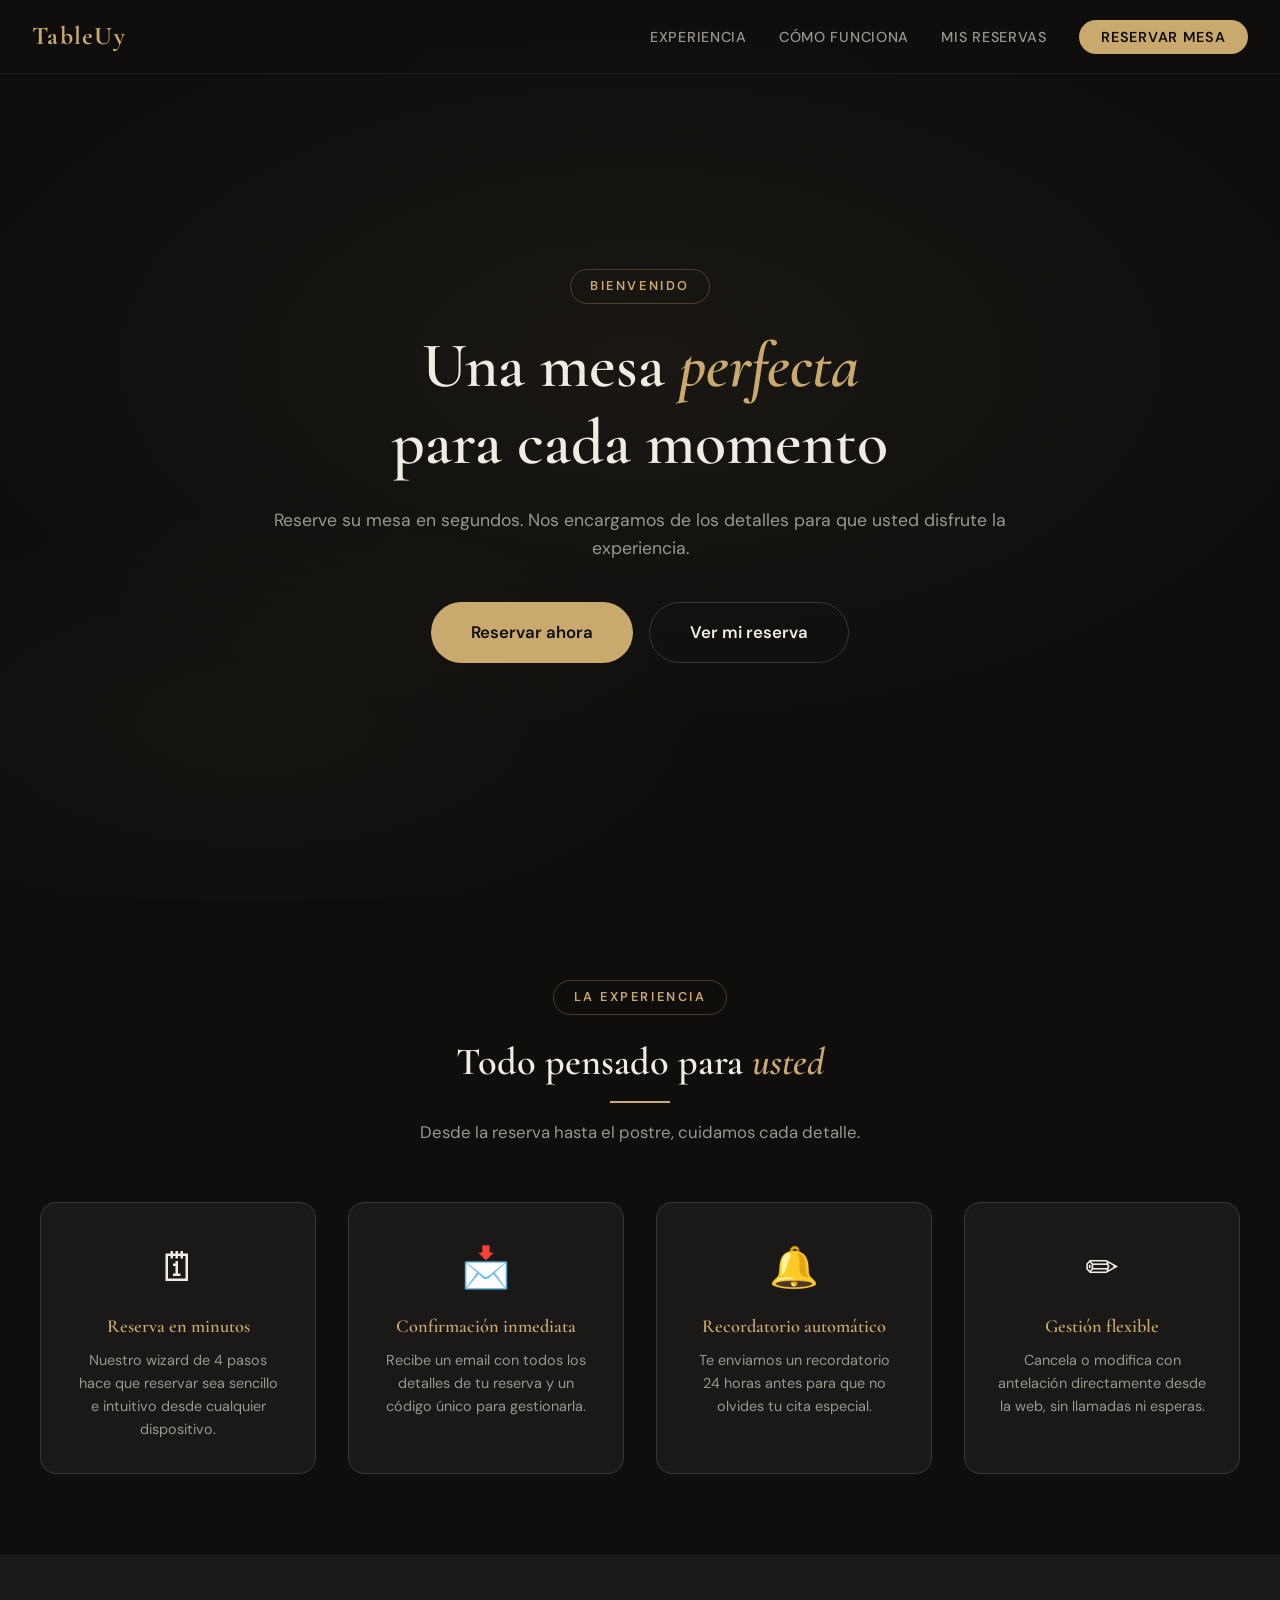
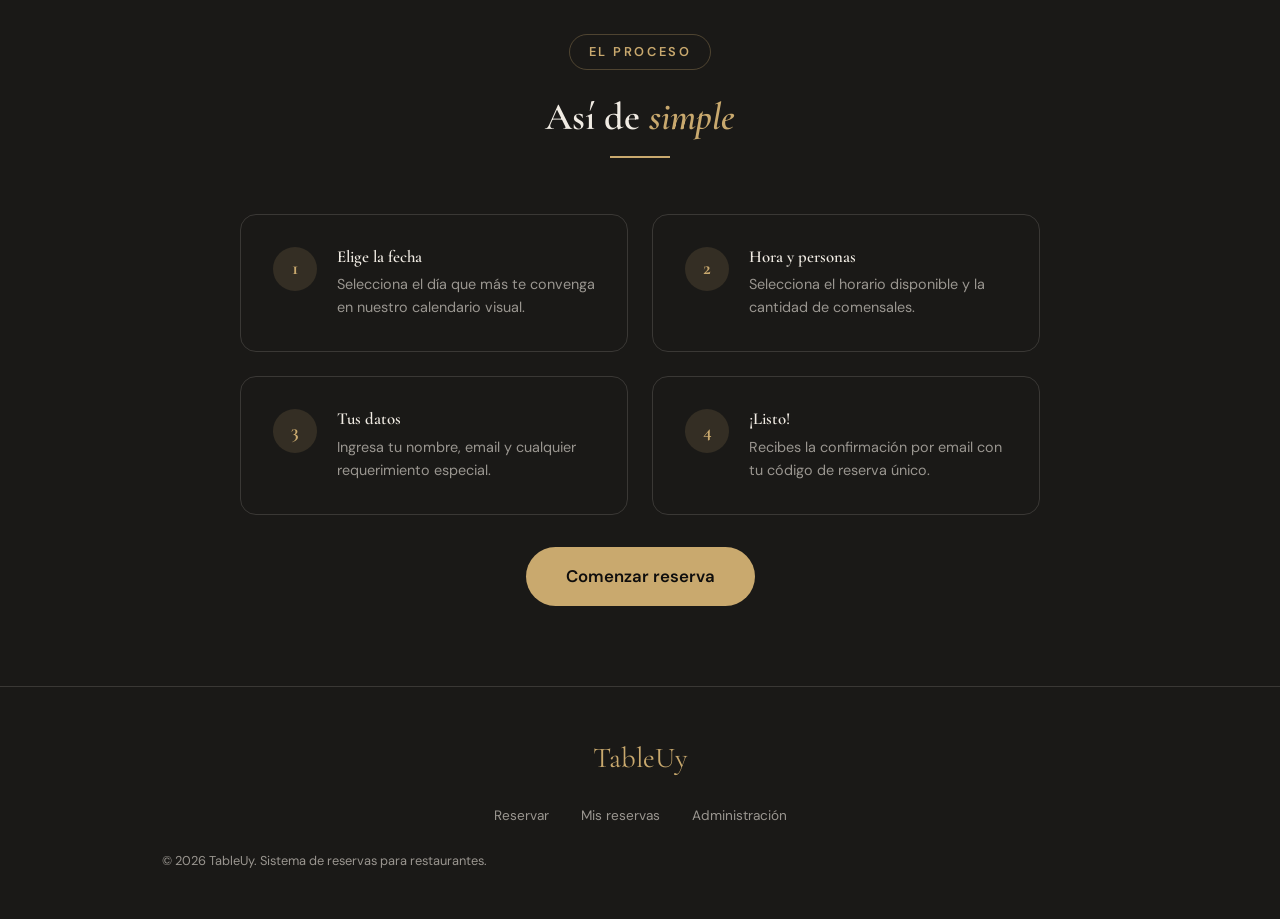
<file: index.html>
<!DOCTYPE html>
<html lang="es">
<head>
  <meta charset="UTF-8">
  <meta name="viewport" content="width=device-width, initial-scale=1.0">
  <title>TableUy — Reservas de restaurante</title>
  <meta name="description" content="Reserve su mesa en pocos pasos. Sistema de reservas elegante para restaurantes.">
  <link rel="stylesheet" href="assets/css/main.css">
  <style>
    @keyframes fadeIn { from { opacity:0; transform:translateY(12px); } to { opacity:1; transform:translateY(0); } }
    .hero-content > * { animation: fadeIn 0.6s ease both; }
    .hero-eyebrow { animation-delay: 0.1s; }
    .hero h1 { animation-delay: 0.2s; }
    .hero-desc { animation-delay: 0.3s; }
    .hero-actions { animation-delay: 0.4s; }
  </style>
</head>
<body>

<!-- NAVBAR -->
<nav class="navbar">
  <a href="index.html" class="navbar-brand">TableUy</a>
  <button class="navbar-toggle" onclick="this.nextElementSibling.classList.toggle('open')" aria-label="Menú">
    <span></span><span></span><span></span>
  </button>
  <ul class="navbar-links" id="navbar-links">
    <li><a href="#experiencia">Experiencia</a></li>
    <li><a href="#como-funciona">Cómo funciona</a></li>
    <li><a href="mis-reservas.html">Mis reservas</a></li>
    <li><a href="reservar.html" class="navbar-cta">Reservar mesa</a></li>
  </ul>
</nav>

<!-- HERO -->
<section class="hero">
  <div class="hero-content">
    <span class="hero-eyebrow">Bienvenido</span>
    <h1>Una mesa <em>perfecta</em><br>para cada momento</h1>
    <p class="hero-desc">Reserve su mesa en segundos. Nos encargamos de los detalles para que usted disfrute la experiencia.</p>
    <div class="hero-actions">
      <a href="reservar.html" class="btn btn-primary btn-lg">Reservar ahora</a>
      <a href="mis-reservas.html" class="btn btn-outline btn-lg">Ver mi reserva</a>
    </div>
  </div>
</section>

<!-- FEATURES -->
<section class="section" id="experiencia">
  <div class="container">
    <div class="section-header">
      <span class="hero-eyebrow">La experiencia</span>
      <h2>Todo pensado para <em style="font-style:italic;color:var(--color-accent)">usted</em></h2>
      <div class="divider"></div>
      <p>Desde la reserva hasta el postre, cuidamos cada detalle.</p>
    </div>
    <div class="features-grid">
      <div class="feature-card">
        <span class="feature-icon">🗓</span>
        <h3>Reserva en minutos</h3>
        <p>Nuestro wizard de 4 pasos hace que reservar sea sencillo e intuitivo desde cualquier dispositivo.</p>
      </div>
      <div class="feature-card">
        <span class="feature-icon">📩</span>
        <h3>Confirmación inmediata</h3>
        <p>Recibe un email con todos los detalles de tu reserva y un código único para gestionarla.</p>
      </div>
      <div class="feature-card">
        <span class="feature-icon">🔔</span>
        <h3>Recordatorio automático</h3>
        <p>Te enviamos un recordatorio 24 horas antes para que no olvides tu cita especial.</p>
      </div>
      <div class="feature-card">
        <span class="feature-icon">✏️</span>
        <h3>Gestión flexible</h3>
        <p>Cancela o modifica con antelación directamente desde la web, sin llamadas ni esperas.</p>
      </div>
    </div>
  </div>
</section>

<!-- CÓMO FUNCIONA -->
<section class="section" id="como-funciona" style="background:var(--color-bg-2)">
  <div class="container">
    <div class="section-header">
      <span class="hero-eyebrow">El proceso</span>
      <h2>Así de <em style="font-style:italic;color:var(--color-accent)">simple</em></h2>
      <div class="divider"></div>
    </div>
    <div class="grid grid-2" style="max-width:800px;margin:0 auto">
      <div class="card" style="display:flex;gap:1.25rem;align-items:flex-start">
        <div style="min-width:44px;height:44px;background:rgba(201,169,110,0.15);border-radius:50%;display:flex;align-items:center;justify-content:center;color:var(--color-accent);font-family:var(--font-serif);font-size:1.2rem;font-weight:700">1</div>
        <div>
          <h3 style="font-size:1.05rem;margin-bottom:.4rem">Elige la fecha</h3>
          <p style="font-size:.9rem;color:var(--color-text-muted);margin:0">Selecciona el día que más te convenga en nuestro calendario visual.</p>
        </div>
      </div>
      <div class="card" style="display:flex;gap:1.25rem;align-items:flex-start">
        <div style="min-width:44px;height:44px;background:rgba(201,169,110,0.15);border-radius:50%;display:flex;align-items:center;justify-content:center;color:var(--color-accent);font-family:var(--font-serif);font-size:1.2rem;font-weight:700">2</div>
        <div>
          <h3 style="font-size:1.05rem;margin-bottom:.4rem">Hora y personas</h3>
          <p style="font-size:.9rem;color:var(--color-text-muted);margin:0">Selecciona el horario disponible y la cantidad de comensales.</p>
        </div>
      </div>
      <div class="card" style="display:flex;gap:1.25rem;align-items:flex-start">
        <div style="min-width:44px;height:44px;background:rgba(201,169,110,0.15);border-radius:50%;display:flex;align-items:center;justify-content:center;color:var(--color-accent);font-family:var(--font-serif);font-size:1.2rem;font-weight:700">3</div>
        <div>
          <h3 style="font-size:1.05rem;margin-bottom:.4rem">Tus datos</h3>
          <p style="font-size:.9rem;color:var(--color-text-muted);margin:0">Ingresa tu nombre, email y cualquier requerimiento especial.</p>
        </div>
      </div>
      <div class="card" style="display:flex;gap:1.25rem;align-items:flex-start">
        <div style="min-width:44px;height:44px;background:rgba(201,169,110,0.15);border-radius:50%;display:flex;align-items:center;justify-content:center;color:var(--color-accent);font-family:var(--font-serif);font-size:1.2rem;font-weight:700">4</div>
        <div>
          <h3 style="font-size:1.05rem;margin-bottom:.4rem">¡Listo!</h3>
          <p style="font-size:.9rem;color:var(--color-text-muted);margin:0">Recibes la confirmación por email con tu código de reserva único.</p>
        </div>
      </div>
    </div>
    <div class="text-center mt-4">
      <a href="reservar.html" class="btn btn-primary btn-lg">Comenzar reserva</a>
    </div>
  </div>
</section>

<!-- FOOTER -->
<footer>
  <div class="footer-brand">TableUy</div>
  <div class="footer-links">
    <a href="reservar.html">Reservar</a>
    <a href="mis-reservas.html">Mis reservas</a>
    <a href="admin/index.html">Administración</a>
  </div>
  <p style="font-size:.8rem">&copy; <span id="footer-year"></span> TableUy. Sistema de reservas para restaurantes.</p>
</footer>

<script>document.getElementById('footer-year').textContent = new Date().getFullYear();</script>

</body>
</html>
</file>
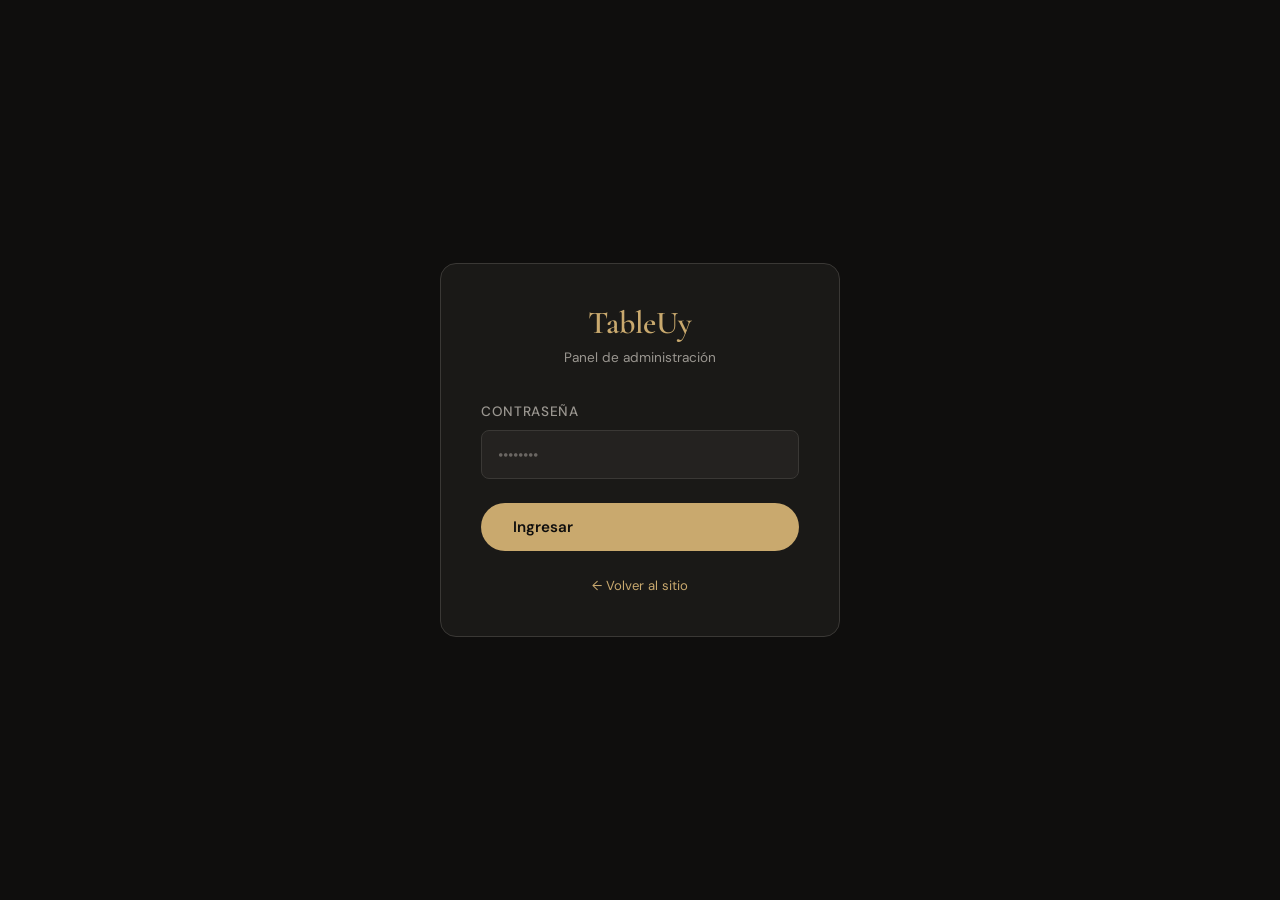
<file: admin/index.html>
<!DOCTYPE html>
<html lang="es">
<head>
  <meta charset="UTF-8">
  <meta name="viewport" content="width=device-width, initial-scale=1.0">
  <title>Admin — TableUy</title>
  <link rel="stylesheet" href="../assets/css/main.css">
  <link rel="stylesheet" href="../assets/css/admin.css">
</head>
<body>

<!-- ============================================================
     PANTALLA DE LOGIN (se muestra si no hay token)
     ============================================================ -->
<div id="login-screen">
  <div class="admin-login-wrap">
    <div class="admin-login-card">
      <div class="admin-login-logo">
        <h1>TableUy</h1>
        <p>Panel de administración</p>
      </div>

      <form id="admin-login-form" novalidate>
        <div class="form-group mb-3">
          <label class="form-label" for="admin-password">Contraseña</label>
          <input type="password" id="admin-password" class="form-control" placeholder="••••••••" required autocomplete="current-password">
        </div>
        <div id="login-error" class="alert alert-error hidden mb-3"></div>
        <button type="submit" class="btn btn-primary w-full">Ingresar</button>
      </form>

      <p style="text-align:center;margin-top:1.5rem;font-size:.82rem;color:var(--color-text-dim)">
        <a href="../index.html">← Volver al sitio</a>
      </p>
    </div>
  </div>
</div>

<!-- ============================================================
     PANEL PRINCIPAL (se muestra si hay token)
     ============================================================ -->
<div id="admin-panel" class="admin-layout hidden">

  <!-- SIDEBAR -->
  <aside class="admin-sidebar" id="admin-sidebar">
    <div class="sidebar-logo">
      TableUy
      <span>Panel de administración</span>
    </div>

    <nav class="sidebar-nav">
      <div class="sidebar-section-label">Principal</div>
      <a href="index.html" class="active">
        <span class="nav-icon">📊</span> Dashboard
      </a>
      <a href="calendario.html">
        <span class="nav-icon">🗓</span> Calendario
      </a>

      <div class="sidebar-section-label">Gestión</div>
      <a href="reservas.html">
        <span class="nav-icon">📋</span> Todas las reservas
      </a>
      <a href="configuracion.html">
        <span class="nav-icon">⚙️</span> Configuración
      </a>

      <div class="sidebar-section-label">Sitio</div>
      <a href="../reservar.html" target="_blank">
        <span class="nav-icon">🔗</span> Ver formulario
      </a>
    </nav>

    <div class="sidebar-footer">
      <div class="sidebar-user">Administrador</div>
      <button class="btn btn-ghost btn-sm w-full" id="logout-btn">Cerrar sesión</button>
    </div>
  </aside>

  <!-- MAIN -->
  <main class="admin-main">
    <div class="admin-topbar">
      <div style="display:flex;align-items:center;gap:1rem">
        <button class="sidebar-toggle" onclick="toggleSidebar()">☰</button>
        <span class="topbar-title">Dashboard</span>
      </div>
      <div style="display:flex;align-items:center;gap:1rem">
        <span id="topbar-fecha" style="font-size:.85rem;color:var(--color-text-muted)"></span>
        <button class="btn btn-primary btn-sm" onclick="openModal('modal-nueva-reserva')">+ Nueva reserva</button>
      </div>
    </div>

    <div class="admin-content">
      <div id="admin-error" class="alert alert-error hidden mb-3"></div>
      <div id="dashboard-content">
        <!-- Cargado por admin.js -->
      </div>
    </div>
  </main>

</div>

<!-- MODAL: Nueva reserva manual -->
<div class="modal-overlay" id="modal-nueva-reserva">
  <div class="modal">
    <div class="modal-header">
      <h3>Nueva reserva manual</h3>
      <button class="modal-close" onclick="closeModal('modal-nueva-reserva')">×</button>
    </div>
    <form id="form-nueva-reserva">
      <div class="form-grid">
        <div class="form-group">
          <label class="form-label">Fecha *</label>
          <input type="date" name="fecha" class="form-control" required>
        </div>
        <div class="form-group">
          <label class="form-label">Hora *</label>
          <input type="time" name="hora" class="form-control" required>
        </div>
        <div class="form-group">
          <label class="form-label">Personas *</label>
          <input type="number" name="personas" class="form-control" min="1" max="20" value="2" required>
        </div>
        <div class="form-group">
          <label class="form-label">Nombre *</label>
          <input type="text" name="nombre" class="form-control" required>
        </div>
        <div class="form-group full-width">
          <label class="form-label">Email *</label>
          <input type="email" name="email" class="form-control" required>
        </div>
        <div class="form-group">
          <label class="form-label">Teléfono</label>
          <input type="tel" name="telefono" class="form-control">
        </div>
        <div class="form-group full-width">
          <label class="form-label">Notas</label>
          <textarea name="notas" class="form-control" rows="2"></textarea>
        </div>
        <div class="form-group full-width">
          <label class="form-label">Alergias</label>
          <input type="text" name="alergias" class="form-control">
        </div>
      </div>
      <div class="flex justify-between mt-3 gap-2">
        <button type="button" class="btn btn-ghost" onclick="closeModal('modal-nueva-reserva')">Cancelar</button>
        <button type="submit" class="btn btn-primary">Crear reserva</button>
      </div>
    </form>
  </div>
</div>

<!-- MODAL: Detalle reserva -->
<div class="modal-overlay" id="modal-detalle">
  <div class="modal">
    <div class="modal-header">
      <h3>Detalle de reserva</h3>
      <button class="modal-close" onclick="closeModal('modal-detalle')">×</button>
    </div>
    <div id="modal-detalle-content"></div>
  </div>
</div>

<script src="../assets/js/api.js"></script>
<script src="../assets/js/admin.js"></script>
<script>
  // Mostrar panel o login según token
  document.addEventListener('DOMContentLoaded', () => {
    document.getElementById('topbar-fecha').textContent = new Date().toLocaleDateString('es-UY', { weekday:'long', day:'numeric', month:'long' });

    if (getAdminToken()) {
      document.getElementById('login-screen').classList.add('hidden');
      document.getElementById('admin-panel').classList.remove('hidden');
    } else {
      document.getElementById('login-screen').classList.remove('hidden');
      document.getElementById('admin-panel').classList.add('hidden');
    }
  });
</script>

</body>
</html>
</file>
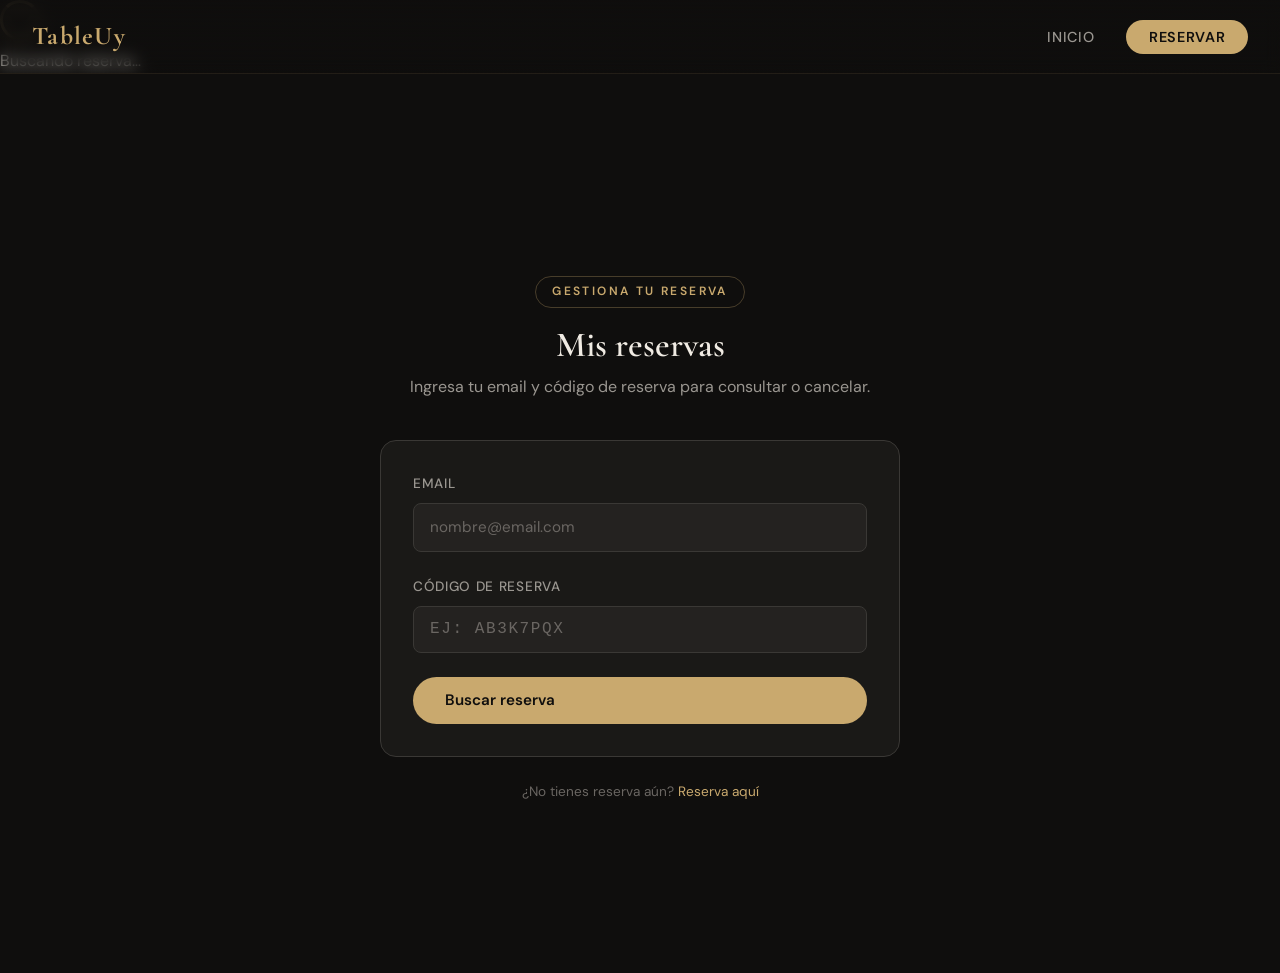
<file: mis-reservas.html>
<!DOCTYPE html>
<html lang="es">
<head>
  <meta charset="UTF-8">
  <meta name="viewport" content="width=device-width, initial-scale=1.0">
  <title>Mis reservas — TableUy</title>
  <link rel="stylesheet" href="assets/css/main.css">
</head>
<body>

<!-- NAVBAR -->
<nav class="navbar">
  <a href="index.html" class="navbar-brand">TableUy</a>
  <ul class="navbar-links">
    <li><a href="index.html">Inicio</a></li>
    <li><a href="reservar.html" class="navbar-cta">Reservar</a></li>
  </ul>
</nav>

<!-- LOADING OVERLAY -->
<div class="loading-overlay" id="loading-overlay">
  <div class="spinner" style="width:40px;height:40px;border-width:3px"></div>
  <p>Buscando reserva…</p>
</div>

<div style="min-height:100vh;display:flex;align-items:center;justify-content:center;padding:5rem 1.5rem 3rem">
  <div style="width:100%;max-width:520px">

    <!-- FORMULARIO DE BÚSQUEDA -->
    <div id="search-section">
      <div style="text-align:center;margin-bottom:2.5rem">
        <span style="display:inline-block;font-size:.75rem;font-weight:600;letter-spacing:.2em;text-transform:uppercase;color:var(--color-accent);margin-bottom:1rem;padding:.35rem 1rem;border:1px solid rgba(201,169,110,.3);border-radius:50px">Gestiona tu reserva</span>
        <h1 style="font-size:2.2rem;margin-bottom:.5rem">Mis reservas</h1>
        <p style="color:var(--color-text-muted)">Ingresa tu email y código de reserva para consultar o cancelar.</p>
      </div>

      <div class="card">
        <form id="search-form" novalidate>
          <div class="form-group mb-3">
            <label class="form-label" for="search-email">Email</label>
            <input type="email" id="search-email" class="form-control" placeholder="nombre@email.com" required autocomplete="email">
          </div>
          <div class="form-group mb-3">
            <label class="form-label" for="search-codigo">Código de reserva</label>
            <input type="text" id="search-codigo" class="form-control" placeholder="Ej: AB3K7PQX" required
              style="text-transform:uppercase;letter-spacing:.1em;font-family:monospace;font-size:1rem">
          </div>
          <div id="search-error" class="alert alert-error hidden mb-3"></div>
          <button type="submit" class="btn btn-primary w-full">Buscar reserva</button>
        </form>
      </div>

      <p style="text-align:center;margin-top:1.5rem;font-size:.85rem;color:var(--color-text-dim)">
        ¿No tienes reserva aún? <a href="reservar.html">Reserva aquí</a>
      </p>
    </div>

    <!-- RESULTADO DE RESERVA -->
    <div id="result-section" class="hidden">
      <div style="text-align:center;margin-bottom:2rem">
        <h2>Tu reserva</h2>
      </div>

      <div class="card" id="reserva-card">
        <!-- Llenado por JS -->
      </div>

      <div id="cancel-section" class="hidden">
        <div class="card mt-3" style="border-color:rgba(214,69,69,.2)">
          <h3 style="font-size:1rem;margin-bottom:.75rem;color:var(--color-danger)">Cancelar reserva</h3>
          <p style="font-size:.85rem;color:var(--color-text-muted);margin-bottom:1rem">
            Si cancelas, no podremos garantizar la disponibilidad si decides reservar nuevamente.
          </p>
          <div id="cancel-error" class="alert alert-error hidden mb-2"></div>
          <button class="btn btn-danger btn-sm" id="btn-cancelar" onclick="cancelarReservaCliente()">
            Cancelar mi reserva
          </button>
        </div>
      </div>

      <div class="flex gap-2 mt-3" style="flex-wrap:wrap;justify-content:space-between">
        <button class="btn btn-ghost" onclick="resetSearch()">← Buscar otra</button>
        <a href="reservar.html" class="btn btn-outline">Nueva reserva</a>
      </div>
    </div>

    <!-- CANCELACIÓN EXITOSA -->
    <div id="cancelled-section" class="hidden" style="text-align:center">
      <div style="width:64px;height:64px;background:rgba(214,69,69,.12);border-radius:50%;display:flex;align-items:center;justify-content:center;font-size:2rem;margin:0 auto 1rem">✕</div>
      <h2 style="margin-bottom:.5rem">Reserva cancelada</h2>
      <p style="color:var(--color-text-muted);margin-bottom:2rem">Tu reserva ha sido cancelada. Recibirás una confirmación por email.</p>
      <a href="reservar.html" class="btn btn-primary">Hacer nueva reserva</a>
    </div>

  </div>
</div>

<script src="assets/js/api.js"></script>
<script>
  let reservaActual = null;

  document.getElementById('search-form').addEventListener('submit', async e => {
    e.preventDefault();
    const email = document.getElementById('search-email').value.trim();
    const codigo = document.getElementById('search-codigo').value.trim().toUpperCase();
    const errorEl = document.getElementById('search-error');
    const btn = e.target.querySelector('button[type=submit]');

    if (!email || !codigo) return;

    errorEl.classList.add('hidden');
    btn.disabled = true;
    btn.innerHTML = '<span class="spinner"></span>';
    document.getElementById('loading-overlay').classList.add('active');

    try {
      const result = await getReserva(email, codigo);
      document.getElementById('loading-overlay').classList.remove('active');

      if (result.error) {
        errorEl.textContent = result.error;
        errorEl.classList.remove('hidden');
        btn.disabled = false;
        btn.textContent = 'Buscar reserva';
        return;
      }

      reservaActual = { ...result.reserva, email };
      mostrarReserva(result.reserva);

    } catch (err) {
      document.getElementById('loading-overlay').classList.remove('active');
      errorEl.textContent = 'Error de conexión. Intenta de nuevo.';
      errorEl.classList.remove('hidden');
      btn.disabled = false;
      btn.textContent = 'Buscar reserva';
    }
  });

  function mostrarReserva(r) {
    document.getElementById('search-section').classList.add('hidden');
    document.getElementById('result-section').classList.remove('hidden');

    const badge = estadoBadge(r.estado);
    const card = document.getElementById('reserva-card');

    card.innerHTML = `
      <div style="display:flex;align-items:center;justify-content:space-between;margin-bottom:1.25rem">
        <div>
          <div style="font-size:.75rem;color:var(--color-text-dim);margin-bottom:.3rem">Código de reserva</div>
          <div style="font-family:monospace;font-size:1.4rem;letter-spacing:.1em;color:var(--color-accent);font-weight:700">${r.codigo}</div>
        </div>
        <span class="badge ${badge.class}">${badge.label}</span>
      </div>
      <ul class="detail-list">
        <li><span class="label">Fecha</span><span class="value">${formatFecha(r.fecha)}</span></li>
        <li><span class="label">Hora</span><span class="value">${r.hora}</span></li>
        <li><span class="label">Personas</span><span class="value">${r.personas}</span></li>
        <li><span class="label">Mesa</span><span class="value">#${r.mesaNumero}</span></li>
        <li><span class="label">Nombre</span><span class="value">${r.nombre}</span></li>
        ${r.notas ? `<li><span class="label">Notas</span><span class="value" style="text-align:right;max-width:220px">${r.notas}</span></li>` : ''}
        ${r.alergias ? `<li><span class="label">Alergias</span><span class="value" style="text-align:right;max-width:220px">${r.alergias}</span></li>` : ''}
      </ul>
    `;

    const cancelSection = document.getElementById('cancel-section');
    const puedeCancel = r.estado !== 'cancelada' && r.estado !== 'completada' && r.estado !== 'no-show';
    if (puedeCancel) {
      cancelSection.classList.remove('hidden');
    } else {
      cancelSection.classList.add('hidden');
    }
  }

  async function cancelarReservaCliente() {
    if (!confirm('¿Confirmas que deseas cancelar tu reserva?')) return;

    const btn = document.getElementById('btn-cancelar');
    const errorEl = document.getElementById('cancel-error');
    btn.disabled = true;
    btn.innerHTML = '<span class="spinner"></span>';
    errorEl.classList.add('hidden');

    try {
      const result = await cancelarReserva(reservaActual.email, reservaActual.codigo);

      if (result.error) {
        errorEl.textContent = result.error;
        errorEl.classList.remove('hidden');
        btn.disabled = false;
        btn.textContent = 'Cancelar mi reserva';
        return;
      }

      document.getElementById('result-section').classList.add('hidden');
      document.getElementById('cancelled-section').classList.remove('hidden');

    } catch (err) {
      errorEl.textContent = 'Error de conexión. Intenta de nuevo.';
      errorEl.classList.remove('hidden');
      btn.disabled = false;
      btn.textContent = 'Cancelar mi reserva';
    }
  }

  function resetSearch() {
    reservaActual = null;
    document.getElementById('result-section').classList.add('hidden');
    document.getElementById('search-section').classList.remove('hidden');
    document.getElementById('search-form').reset();
    document.getElementById('search-error').classList.add('hidden');
  }
</script>

</body>
</html>
</file>
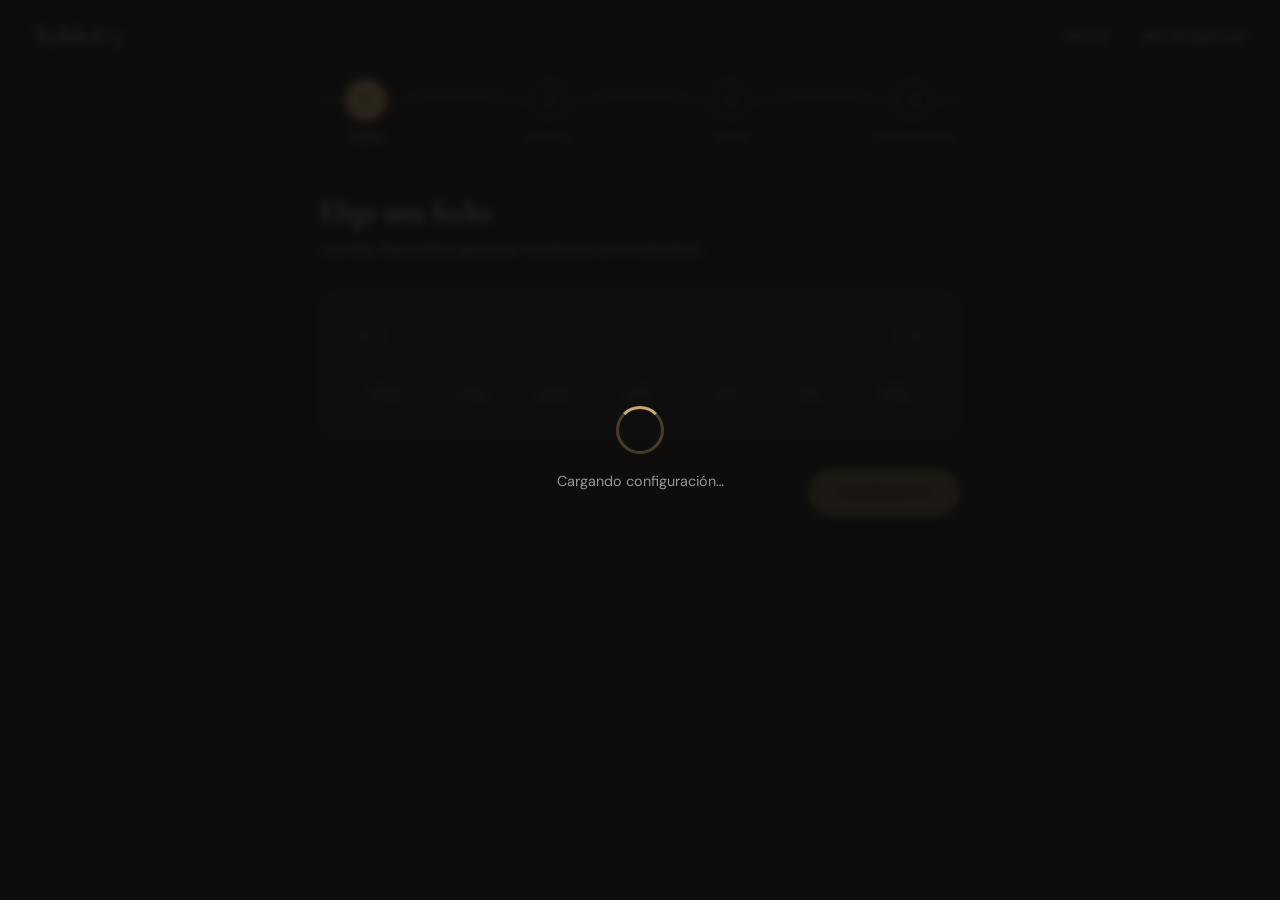
<file: reservar.html>
<!DOCTYPE html>
<html lang="es">
<head>
  <meta charset="UTF-8">
  <meta name="viewport" content="width=device-width, initial-scale=1.0">
  <title>Reservar mesa — TableUy</title>
  <link rel="stylesheet" href="assets/css/main.css">
  <link rel="stylesheet" href="assets/css/reserva.css">
  <style>
    @keyframes fadeIn { from { opacity:0; transform:translateY(10px); } to { opacity:1; transform:translateY(0); } }
  </style>
</head>
<body>

<!-- NAVBAR -->
<nav class="navbar">
  <a href="index.html" class="navbar-brand">TableUy</a>
  <ul class="navbar-links">
    <li><a href="index.html">Inicio</a></li>
    <li><a href="mis-reservas.html">Mis reservas</a></li>
  </ul>
</nav>

<!-- LOADING OVERLAY -->
<div class="loading-overlay" id="loading-overlay">
  <div class="spinner" style="width:48px;height:48px;border-width:3px"></div>
  <p id="loading-msg">Cargando…</p>
</div>

<!-- PÁGINA -->
<div class="reserva-page">

  <!-- ERROR GLOBAL -->
  <div id="wizard-error" class="alert alert-error hidden" style="max-width:640px;width:100%;margin-bottom:1.5rem"></div>

  <!-- PROGRESS BAR -->
  <div class="wizard-progress" id="wizard-progress">
    <div class="wizard-steps">
      <div class="wizard-step active" id="step-indicator-1">
        <div class="step-circle">1</div>
        <div class="step-label">Fecha</div>
      </div>
      <div class="progress-line" id="progress-line-1"></div>
      <div class="wizard-step" id="step-indicator-2">
        <div class="step-circle">2</div>
        <div class="step-label">Horario</div>
      </div>
      <div class="progress-line" id="progress-line-2"></div>
      <div class="wizard-step" id="step-indicator-3">
        <div class="step-circle">3</div>
        <div class="step-label">Datos</div>
      </div>
      <div class="progress-line" id="progress-line-3"></div>
      <div class="wizard-step" id="step-indicator-4">
        <div class="step-circle">4</div>
        <div class="step-label">Confirmación</div>
      </div>
    </div>
  </div>

  <!-- WIZARD WRAP -->
  <div class="wizard-container" id="wizard-wrap">

    <!-- PASO 1: FECHA -->
    <div class="wizard-panel active" id="paso-1">
      <h2 class="panel-title">Elige una fecha</h2>
      <p class="panel-subtitle">Los días disponibles aparecen resaltados en el calendario.</p>

      <div class="calendar-wrapper">
        <div class="calendar-header">
          <button class="cal-nav" onclick="prevMonth()" aria-label="Mes anterior">‹</button>
          <span class="cal-month-title" id="cal-month-title"></span>
          <button class="cal-nav" onclick="nextMonth()" aria-label="Mes siguiente">›</button>
        </div>
        <div class="calendar-grid" id="calendar-day-names">
          <div class="cal-day-name">Dom</div>
          <div class="cal-day-name">Lun</div>
          <div class="cal-day-name">Mar</div>
          <div class="cal-day-name">Mié</div>
          <div class="cal-day-name">Jue</div>
          <div class="cal-day-name">Vie</div>
          <div class="cal-day-name">Sáb</div>
        </div>
        <div class="calendar-grid" id="calendar-grid"></div>
      </div>

      <div class="wizard-nav first">
        <button class="btn btn-primary" id="btn-next-1" onclick="nextStep()" disabled>
          Continuar →
        </button>
      </div>
    </div>

    <!-- PASO 2: HORA Y PERSONAS -->
    <div class="wizard-panel" id="paso-2">
      <h2 class="panel-title">Horario y personas</h2>
      <p class="panel-subtitle">Selecciona la hora y cuántas personas serán.</p>

      <div class="slots-header">
        <div class="selected-date-display" id="selected-date-display"></div>
      </div>

      <div class="slots-grid" id="slots-container">
        <!-- Slots cargados dinámicamente -->
      </div>

      <div class="form-group mb-3">
        <label class="form-label">Número de personas</label>
        <div class="personas-selector">
          <button class="personas-btn" id="personas-minus" type="button">−</button>
          <span class="personas-count" id="personas-count">2</span>
          <span class="personas-label">personas</span>
          <button class="personas-btn" id="personas-plus" type="button">+</button>
        </div>
      </div>

      <div class="wizard-nav">
        <button class="btn btn-ghost" onclick="prevStep()">← Volver</button>
        <button class="btn btn-primary" id="btn-next-2" onclick="nextStep()" disabled>Continuar →</button>
      </div>
    </div>

    <!-- PASO 3: DATOS PERSONALES -->
    <div class="wizard-panel" id="paso-3">
      <h2 class="panel-title">Tus datos</h2>
      <p class="panel-subtitle">Completa la información para confirmar tu reserva.</p>

      <form id="form-datos" novalidate>
        <div class="form-grid">
          <div class="form-group">
            <label class="form-label" for="nombre">Nombre completo *</label>
            <input type="text" id="nombre" name="nombre" class="form-control" placeholder="Juan García" required autocomplete="name">
          </div>
          <div class="form-group">
            <label class="form-label" for="telefono">Teléfono *</label>
            <input type="tel" id="telefono" name="telefono" class="form-control" placeholder="+598 99 000 000" required autocomplete="tel">
          </div>
          <div class="form-group full-width">
            <label class="form-label" for="email">Email *</label>
            <input type="email" id="email" name="email" class="form-control" placeholder="nombre@email.com" required autocomplete="email">
          </div>
          <div class="form-group full-width">
            <label class="form-label" for="alergias">Alergias o restricciones alimentarias</label>
            <input type="text" id="alergias" name="alergias" class="form-control" placeholder="Ej: sin gluten, alérgico a mariscos…">
          </div>
          <div class="form-group full-width">
            <label class="form-label" for="notas">Notas o peticiones especiales</label>
            <textarea id="notas" name="notas" class="form-control" placeholder="Ej: celebramos un cumpleaños, necesitamos silla para bebé…"></textarea>
          </div>
        </div>

        <div class="wizard-nav">
          <button type="button" class="btn btn-ghost" onclick="prevStep()">← Volver</button>
          <button type="button" class="btn btn-primary" id="btn-next-3" onclick="nextStep()">Revisar reserva →</button>
        </div>
      </form>
    </div>

    <!-- PASO 4: RESUMEN -->
    <div class="wizard-panel" id="paso-4">
      <h2 class="panel-title">Confirmar reserva</h2>
      <p class="panel-subtitle">Revisa los detalles antes de confirmar.</p>

      <div class="confirmation-card" id="resumen">
        <ul class="detail-list">
          <li><span class="label">Fecha</span><span class="value" id="resumen-fecha">—</span></li>
          <li><span class="label">Hora</span><span class="value" id="resumen-hora">—</span></li>
          <li><span class="label">Personas</span><span class="value" id="resumen-personas">—</span></li>
          <li><span class="label">Nombre</span><span class="value" id="resumen-nombre">—</span></li>
          <li><span class="label">Email</span><span class="value" id="resumen-email">—</span></li>
          <li><span class="label">Teléfono</span><span class="value" id="resumen-telefono">—</span></li>
          <li id="resumen-alergias-row"><span class="label">Alergias</span><span class="value" id="resumen-alergias">—</span></li>
          <li id="resumen-notas-row"><span class="label">Notas</span><span class="value" id="resumen-notas">—</span></li>
        </ul>
      </div>

      <p style="font-size:.82rem;color:var(--color-text-dim);margin-bottom:1.5rem">
        Al confirmar, recibirás un email con el código de tu reserva. Puedes cancelar con la antelación indicada en nuestra política.
      </p>

      <div class="wizard-nav">
        <button class="btn btn-ghost" onclick="prevStep()">← Volver</button>
        <button class="btn btn-primary btn-lg" id="btn-confirmar" onclick="confirmarReserva()">Confirmar reserva ✓</button>
      </div>
    </div>

  </div><!-- /wizard-wrap -->

  <!-- PANTALLA DE ÉXITO -->
  <div id="success-screen" class="hidden" style="max-width:540px;width:100%;text-align:center;animation:fadeIn 0.5s ease">
    <div class="confirmation-card">
      <div class="confirmation-header">
        <div class="check-icon">✓</div>
        <h2 style="font-size:1.6rem;margin-bottom:.5rem">¡Reserva confirmada!</h2>
        <p style="color:var(--color-text-muted);margin:0">Gracias, <strong id="success-nombre"></strong></p>
      </div>

      <p style="margin-bottom:.5rem;color:var(--color-text-muted);font-size:.85rem">Tu código de reserva</p>
      <div class="reserva-code" id="codigo-generado"></div>

      <ul class="detail-list mt-3">
        <li><span class="label">Fecha</span><span class="value" id="success-fecha"></span></li>
        <li><span class="label">Hora</span><span class="value" id="success-hora"></span></li>
        <li><span class="label">Confirmación enviada a</span><span class="value" id="success-email"></span></li>
      </ul>

      <p style="margin-top:1.5rem;font-size:.82rem;color:var(--color-text-dim)">
        Guarda este código para consultar o cancelar tu reserva.
      </p>
    </div>

    <div class="flex gap-2 mt-3 justify-between" style="flex-wrap:wrap">
      <a href="mis-reservas.html" class="btn btn-outline">Ver mi reserva</a>
      <a href="index.html" class="btn btn-primary">Volver al inicio</a>
    </div>
  </div>

</div><!-- /reserva-page -->

<script src="assets/js/api.js"></script>
<script src="assets/js/reserva.js"></script>

</body>
</html>
</file>
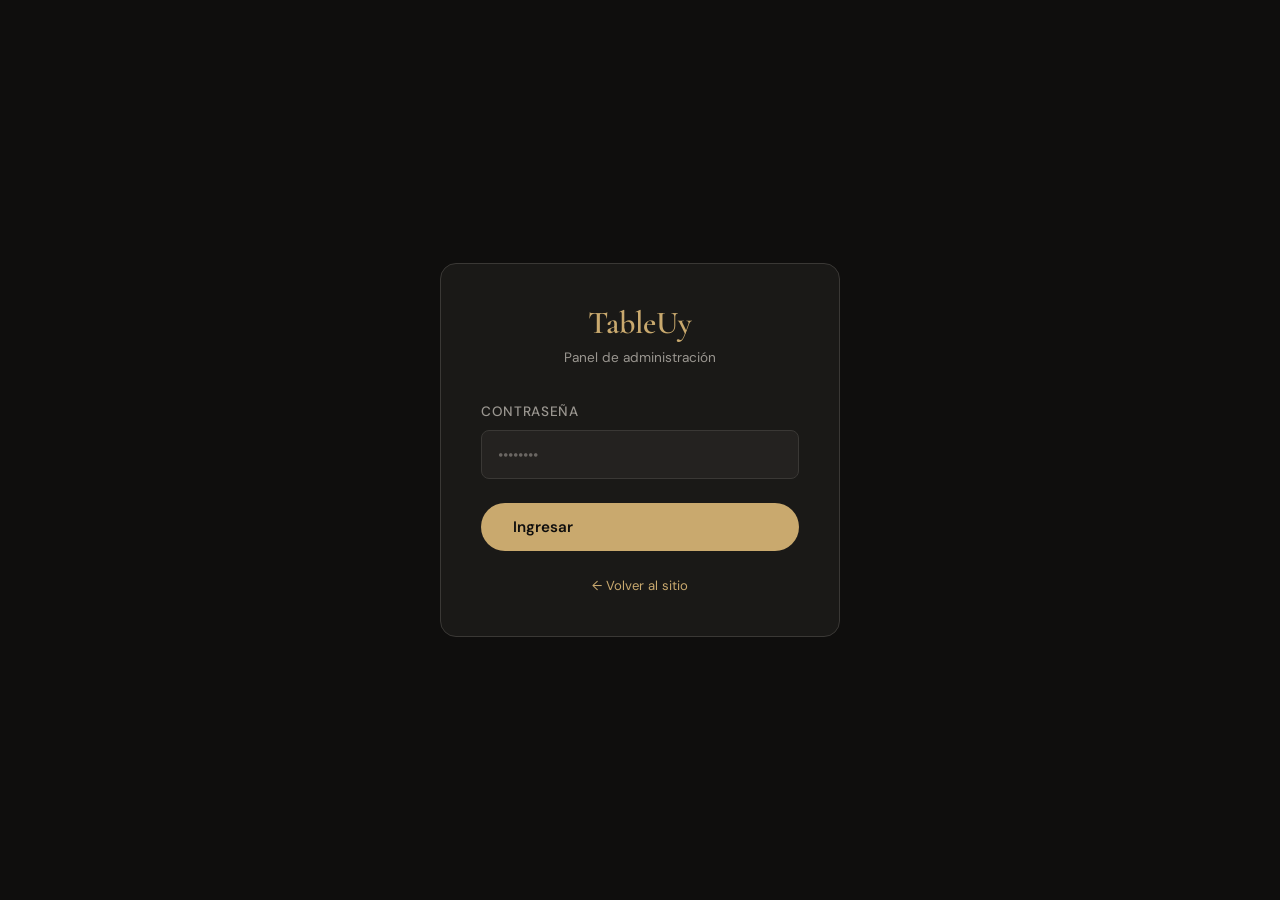
<file: admin/calendario.html>
<!DOCTYPE html>
<html lang="es">
<head>
  <meta charset="UTF-8">
  <meta name="viewport" content="width=device-width, initial-scale=1.0">
  <title>Calendario — Admin TableUy</title>
  <link rel="stylesheet" href="../assets/css/main.css">
  <link rel="stylesheet" href="../assets/css/admin.css">
</head>
<body>

<div class="admin-layout">

  <!-- SIDEBAR -->
  <aside class="admin-sidebar" id="admin-sidebar">
    <div class="sidebar-logo">TableUy <span>Panel de administración</span></div>
    <nav class="sidebar-nav">
      <div class="sidebar-section-label">Principal</div>
      <a href="index.html"><span class="nav-icon">📊</span> Dashboard</a>
      <a href="calendario.html" class="active"><span class="nav-icon">🗓</span> Calendario</a>
      <div class="sidebar-section-label">Gestión</div>
      <a href="reservas.html"><span class="nav-icon">📋</span> Todas las reservas</a>
      <a href="configuracion.html"><span class="nav-icon">⚙️</span> Configuración</a>
      <div class="sidebar-section-label">Sitio</div>
      <a href="../reservar.html" target="_blank"><span class="nav-icon">🔗</span> Ver formulario</a>
    </nav>
    <div class="sidebar-footer">
      <div class="sidebar-user">Administrador</div>
      <button class="btn btn-ghost btn-sm w-full" id="logout-btn">Cerrar sesión</button>
    </div>
  </aside>

  <!-- MAIN -->
  <main class="admin-main">
    <div class="admin-topbar">
      <div style="display:flex;align-items:center;gap:1rem">
        <button class="sidebar-toggle" onclick="toggleSidebar()">☰</button>
        <span class="topbar-title">Calendario</span>
      </div>
      <div style="display:flex;align-items:center;gap:.75rem">
        <button id="btn-hoy" class="btn btn-outline btn-sm">Hoy</button>
        <button id="cal-prev" class="btn btn-ghost btn-sm">‹</button>
        <span id="cal-title" style="min-width:180px;text-align:center;font-family:var(--font-serif);font-size:1.1rem"></span>
        <button id="cal-next" class="btn btn-ghost btn-sm">›</button>
        <button id="btn-view-month" class="btn btn-primary btn-sm">Mes</button>
        <button id="btn-view-day" class="btn btn-outline btn-sm">Día</button>
      </div>
    </div>

    <div class="admin-content">
      <div id="admin-error" class="alert alert-error hidden mb-3"></div>

      <div id="cal-loading" class="text-center" style="padding:3rem">
        <span class="spinner" style="width:36px;height:36px;border-width:3px"></span>
      </div>

      <div id="cal-content" class="hidden">
        <!-- Renderizado por calendario.js -->
      </div>
    </div>
  </main>

</div>

<!-- MODAL: Detalle reserva desde calendario -->
<div class="modal-overlay" id="modal-reserva-cal">
  <div class="modal">
    <div class="modal-header">
      <h3>Reserva</h3>
      <button class="modal-close" onclick="closeModal('modal-reserva-cal')">×</button>
    </div>
    <div id="modal-cal-content"></div>
  </div>
</div>

<!-- MODAL: Nueva reserva desde calendario -->
<div class="modal-overlay" id="modal-nueva-reserva-cal">
  <div class="modal">
    <div class="modal-header">
      <h3>Nueva reserva</h3>
      <button class="modal-close" onclick="closeModal('modal-nueva-reserva-cal')">×</button>
    </div>
    <form id="form-nueva-reserva-cal">
      <div class="form-grid">
        <div class="form-group">
          <label class="form-label">Fecha *</label>
          <input type="date" name="fecha" class="form-control" required>
        </div>
        <div class="form-group">
          <label class="form-label">Hora *</label>
          <input type="time" name="hora" class="form-control" required>
        </div>
        <div class="form-group">
          <label class="form-label">Personas *</label>
          <input type="number" name="personas" class="form-control" min="1" max="20" value="2" required>
        </div>
        <div class="form-group">
          <label class="form-label">Nombre *</label>
          <input type="text" name="nombre" class="form-control" required>
        </div>
        <div class="form-group full-width">
          <label class="form-label">Email *</label>
          <input type="email" name="email" class="form-control" required>
        </div>
        <div class="form-group">
          <label class="form-label">Teléfono</label>
          <input type="tel" name="telefono" class="form-control">
        </div>
        <div class="form-group full-width">
          <label class="form-label">Notas</label>
          <textarea name="notas" class="form-control" rows="2"></textarea>
        </div>
      </div>
      <div class="flex justify-between mt-3 gap-2">
        <button type="button" class="btn btn-ghost" onclick="closeModal('modal-nueva-reserva-cal')">Cancelar</button>
        <button type="submit" class="btn btn-primary">Crear reserva</button>
      </div>
    </form>
  </div>
</div>

<script src="../assets/js/api.js"></script>
<script src="../assets/js/admin.js"></script>
<script src="../assets/js/calendario.js"></script>
<script>
  // Mostrar contenido cuando carga
  document.addEventListener('DOMContentLoaded', () => {
    const calContent = document.getElementById('cal-content');
    const calLoading = document.getElementById('cal-loading');
    const observer = new MutationObserver(() => {
      if (!calContent.classList.contains('hidden')) observer.disconnect();
    });

    setTimeout(() => {
      calLoading.classList.add('hidden');
      calContent.classList.remove('hidden');
    }, 300);
  });
</script>

</body>
</html>
</file>
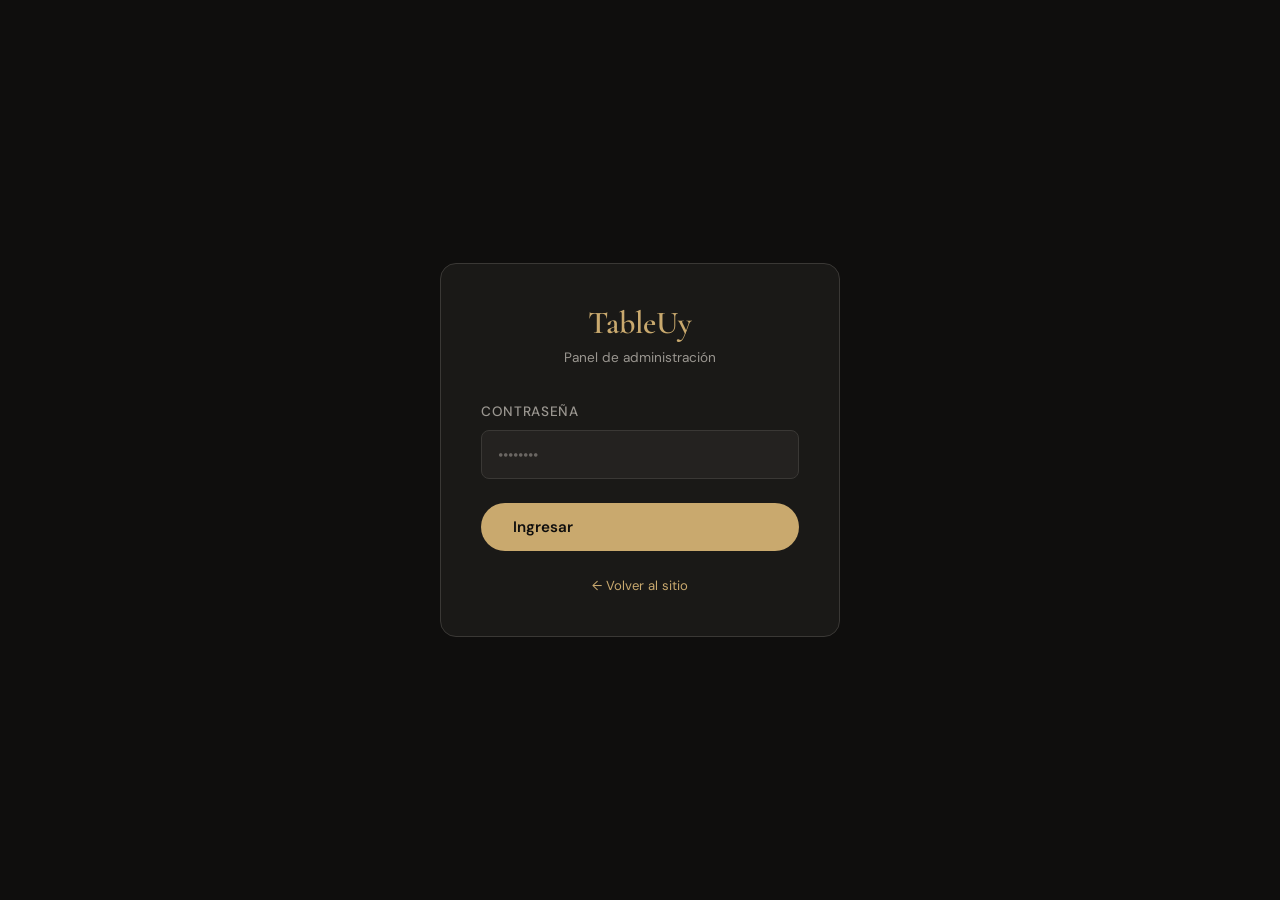
<file: admin/configuracion.html>
<!DOCTYPE html>
<html lang="es">
<head>
  <meta charset="UTF-8">
  <meta name="viewport" content="width=device-width, initial-scale=1.0">
  <title>Configuración — Admin TableUy</title>
  <link rel="stylesheet" href="../assets/css/main.css">
  <link rel="stylesheet" href="../assets/css/admin.css">
</head>
<body>

<div class="admin-layout">

  <!-- SIDEBAR -->
  <aside class="admin-sidebar" id="admin-sidebar">
    <div class="sidebar-logo">TableUy <span>Panel de administración</span></div>
    <nav class="sidebar-nav">
      <div class="sidebar-section-label">Principal</div>
      <a href="index.html"><span class="nav-icon">📊</span> Dashboard</a>
      <a href="calendario.html"><span class="nav-icon">🗓</span> Calendario</a>
      <div class="sidebar-section-label">Gestión</div>
      <a href="reservas.html"><span class="nav-icon">📋</span> Todas las reservas</a>
      <a href="configuracion.html" class="active"><span class="nav-icon">⚙️</span> Configuración</a>
      <div class="sidebar-section-label">Sitio</div>
      <a href="../reservar.html" target="_blank"><span class="nav-icon">🔗</span> Ver formulario</a>
    </nav>
    <div class="sidebar-footer">
      <div class="sidebar-user">Administrador</div>
      <button class="btn btn-ghost btn-sm w-full" id="logout-btn">Cerrar sesión</button>
    </div>
  </aside>

  <!-- MAIN -->
  <main class="admin-main">
    <div class="admin-topbar">
      <div style="display:flex;align-items:center;gap:1rem">
        <button class="sidebar-toggle" onclick="toggleSidebar()">☰</button>
        <span class="topbar-title">Configuración</span>
      </div>
    </div>

    <div class="admin-content">
      <div id="admin-error" class="alert alert-error hidden mb-3"></div>
      <div id="config-success" class="alert alert-success hidden mb-3"></div>

      <!-- TABS -->
      <div style="display:flex;gap:.5rem;margin-bottom:2rem;border-bottom:1px solid var(--color-border);padding-bottom:.5rem">
        <button class="btn btn-sm btn-primary" onclick="switchTab('tab-restaurante',this)" data-tab="tab-restaurante">Restaurante</button>
        <button class="btn btn-sm btn-outline" onclick="switchTab('tab-horarios',this)" data-tab="tab-horarios">Horarios</button>
        <button class="btn btn-sm btn-outline" onclick="switchTab('tab-mesas',this)" data-tab="tab-mesas">Mesas</button>
        <button class="btn btn-sm btn-outline" onclick="switchTab('tab-bloqueos',this)" data-tab="tab-bloqueos">Bloqueos</button>
        <button class="btn btn-sm btn-outline" onclick="switchTab('tab-seguridad',this)" data-tab="tab-seguridad">Seguridad</button>
      </div>

      <!-- TAB: Restaurante -->
      <div id="tab-restaurante" class="tab-panel">
        <div class="card">
          <h3 style="margin-bottom:1.5rem;font-size:1.1rem">Información del restaurante</h3>
          <form id="form-restaurante">
            <div class="form-grid">
              <div class="form-group full-width">
                <label class="form-label">Nombre del restaurante</label>
                <input type="text" name="nombreRestaurante" class="form-control" placeholder="Mi Restaurante">
              </div>
              <div class="form-group full-width">
                <label class="form-label">Dirección</label>
                <input type="text" name="direccion" class="form-control" placeholder="Calle Principal 123, Ciudad">
              </div>
              <div class="form-group">
                <label class="form-label">Teléfono de contacto</label>
                <input type="tel" name="telefonoContacto" class="form-control" placeholder="+598 99 000 000">
              </div>
              <div class="form-group">
                <label class="form-label">Email de contacto</label>
                <input type="email" name="emailContacto" class="form-control" placeholder="info@mirestaurante.com">
              </div>
            </div>
            <div class="mt-3">
              <button type="submit" class="btn btn-primary">Guardar cambios</button>
            </div>
          </form>
        </div>
      </div>

      <!-- TAB: Horarios -->
      <div id="tab-horarios" class="tab-panel hidden">
        <div class="card mb-3">
          <h3 style="margin-bottom:1.5rem;font-size:1.1rem">Horarios disponibles</h3>
          <form id="form-horarios">
            <div class="form-group mb-3">
              <label class="form-label">Franjas horarias (separadas por coma)</label>
              <input type="text" name="horarios" class="form-control" placeholder="12:30,13:00,13:30,20:00,20:30,21:00">
              <p style="font-size:.8rem;color:var(--color-text-dim);margin-top:.4rem">Formato HH:MM, separadas por coma sin espacios</p>
            </div>
            <div class="form-group mb-3">
              <label class="form-label">Días de cierre semanal (separados por coma)</label>
              <input type="text" name="diasCierre" class="form-control" placeholder="lunes,martes">
              <p style="font-size:.8rem;color:var(--color-text-dim);margin-top:.4rem">Nombres en minúscula: lunes, martes, miercoles, jueves, viernes, sabado, domingo</p>
            </div>
            <div class="form-grid">
              <div class="form-group">
                <label class="form-label">Anticipación mínima (horas)</label>
                <input type="number" name="minAnticipacionHoras" class="form-control" min="0" max="72" placeholder="2">
                <p style="font-size:.8rem;color:var(--color-text-dim);margin-top:.4rem">Horas mínimas antes del turno para poder reservar</p>
              </div>
              <div class="form-group">
                <label class="form-label">Máximo días futuros</label>
                <input type="number" name="maxDiasFuturos" class="form-control" min="1" max="365" placeholder="30">
                <p style="font-size:.8rem;color:var(--color-text-dim);margin-top:.4rem">Cuántos días al futuro permite reservar</p>
              </div>
              <div class="form-group">
                <label class="form-label">Máx. personas por reserva</label>
                <input type="number" name="maxPersonasPorReserva" class="form-control" min="1" max="50" placeholder="10">
              </div>
              <div class="form-group">
                <label class="form-label">Anticipación mínima para cancelar (horas)</label>
                <input type="number" name="minHorasCancelar" class="form-control" min="0" max="168" placeholder="4">
              </div>
            </div>
            <div class="mt-3">
              <button type="submit" class="btn btn-primary">Guardar horarios</button>
            </div>
          </form>
        </div>
      </div>

      <!-- TAB: Mesas -->
      <div id="tab-mesas" class="tab-panel hidden">
        <div style="display:flex;justify-content:space-between;align-items:center;margin-bottom:1.5rem">
          <h3 style="font-size:1.1rem">Gestión de mesas</h3>
          <button class="btn btn-primary btn-sm" onclick="openModal('modal-nueva-mesa')">+ Nueva mesa</button>
        </div>

        <div id="mesas-container" class="mesas-grid">
          <div class="skeleton skeleton-rect" style="height:140px;border-radius:12px"></div>
          <div class="skeleton skeleton-rect" style="height:140px;border-radius:12px"></div>
          <div class="skeleton skeleton-rect" style="height:140px;border-radius:12px"></div>
        </div>
      </div>

      <!-- TAB: Bloqueos -->
      <div id="tab-bloqueos" class="tab-panel hidden">
        <div class="card mb-3">
          <h3 style="margin-bottom:1.5rem;font-size:1.1rem">Bloquear fecha o franja horaria</h3>
          <form id="form-bloqueo">
            <div class="form-grid">
              <div class="form-group">
                <label class="form-label">Fecha *</label>
                <input type="date" name="fecha" class="form-control" required>
              </div>
              <div class="form-group">
                <label class="form-label">Tipo</label>
                <select name="tipo" class="form-control" onchange="toggleHoraBloqueo(this.value)">
                  <option value="dia">Día completo</option>
                  <option value="franja">Franja horaria</option>
                </select>
              </div>
              <div class="form-group" id="hora-bloqueo-wrap" style="display:none">
                <label class="form-label">Hora</label>
                <input type="time" name="hora" class="form-control">
              </div>
              <div class="form-group full-width">
                <label class="form-label">Motivo (opcional)</label>
                <input type="text" name="motivo" class="form-control" placeholder="Ej: Evento privado, mantenimiento...">
              </div>
            </div>
            <div class="mt-3">
              <button type="submit" class="btn btn-primary">Bloquear</button>
            </div>
          </form>
        </div>

        <div class="table-wrapper">
          <div class="table-scroll">
            <table>
              <thead><tr>
                <th>Fecha</th><th>Tipo</th><th>Hora</th><th>Motivo</th><th>Acción</th>
              </tr></thead>
              <tbody id="bloqueados-tbody">
                <tr><td colspan="5" style="text-align:center;color:var(--color-text-muted);padding:2rem">Cargando…</td></tr>
              </tbody>
            </table>
          </div>
        </div>
      </div>

      <!-- TAB: Seguridad -->
      <div id="tab-seguridad" class="tab-panel hidden">
        <div class="card">
          <h3 style="margin-bottom:1.5rem;font-size:1.1rem">Cambiar contraseña de administrador</h3>
          <form id="form-password">
            <div class="form-grid">
              <div class="form-group full-width">
                <label class="form-label">Nueva contraseña</label>
                <input type="password" name="admin_password" class="form-control" placeholder="••••••••" minlength="6" required>
              </div>
              <div class="form-group full-width">
                <label class="form-label">Confirmar contraseña</label>
                <input type="password" id="confirm-password" class="form-control" placeholder="••••••••" required>
              </div>
            </div>
            <div id="password-error" class="alert alert-error hidden mt-2 mb-2"></div>
            <div class="mt-3">
              <button type="submit" class="btn btn-primary">Cambiar contraseña</button>
            </div>
          </form>
        </div>
      </div>

    </div><!-- /admin-content -->
  </main>

</div>

<!-- MODAL: Nueva mesa -->
<div class="modal-overlay" id="modal-nueva-mesa">
  <div class="modal">
    <div class="modal-header">
      <h3>Nueva mesa</h3>
      <button class="modal-close" onclick="closeModal('modal-nueva-mesa')">×</button>
    </div>
    <form id="form-nueva-mesa">
      <div class="form-group mb-3">
        <label class="form-label">Número de mesa *</label>
        <input type="number" name="numero" class="form-control" min="1" required placeholder="7">
      </div>
      <div class="form-group mb-3">
        <label class="form-label">Capacidad *</label>
        <input type="number" name="capacidad" class="form-control" min="1" max="30" required placeholder="4">
      </div>
      <div class="form-group mb-3">
        <label class="form-label">Descripción</label>
        <input type="text" name="descripcion" class="form-control" placeholder="Ej: Terraza, ventana, sala privada…">
      </div>
      <div class="flex justify-between gap-2 mt-3">
        <button type="button" class="btn btn-ghost" onclick="closeModal('modal-nueva-mesa')">Cancelar</button>
        <button type="submit" class="btn btn-primary">Crear mesa</button>
      </div>
    </form>
  </div>
</div>

<!-- MODAL: Editar mesa -->
<div class="modal-overlay" id="modal-editar-mesa">
  <div class="modal">
    <div class="modal-header">
      <h3>Editar mesa</h3>
      <button class="modal-close" onclick="closeModal('modal-editar-mesa')">×</button>
    </div>
    <form id="form-editar-mesa">
      <input type="hidden" name="id">
      <div class="form-group mb-3">
        <label class="form-label">Número de mesa</label>
        <input type="number" name="numero" class="form-control" required>
      </div>
      <div class="form-group mb-3">
        <label class="form-label">Capacidad</label>
        <input type="number" name="capacidad" class="form-control" min="1" max="30" required>
      </div>
      <div class="form-group mb-3">
        <label class="form-label">Descripción</label>
        <input type="text" name="descripcion" class="form-control">
      </div>
      <div class="form-group mb-3">
        <label class="form-label">Estado</label>
        <select name="activa" class="form-control">
          <option value="true">Activa</option>
          <option value="false">Inactiva</option>
        </select>
      </div>
      <div class="flex justify-between gap-2 mt-3">
        <button type="button" class="btn btn-ghost" onclick="closeModal('modal-editar-mesa')">Cancelar</button>
        <button type="submit" class="btn btn-primary">Guardar cambios</button>
      </div>
    </form>
  </div>
</div>

<script src="../assets/js/api.js"></script>
<script src="../assets/js/admin.js"></script>
<script>
// ============================================================
// TABS
// ============================================================
function switchTab(tabId, btn) {
  document.querySelectorAll('.tab-panel').forEach(p => p.classList.add('hidden'));
  document.getElementById(tabId).classList.remove('hidden');
  document.querySelectorAll('[data-tab]').forEach(b => {
    b.classList.toggle('btn-primary', b === btn);
    b.classList.toggle('btn-outline', b !== btn);
  });

  if (tabId === 'tab-mesas') loadMesas();
  if (tabId === 'tab-bloqueos') loadBloqueados();
  if (tabId === 'tab-restaurante' || tabId === 'tab-horarios') loadConfigForms();
}

// ============================================================
// CARGAR CONFIG EN FORMULARIOS
// ============================================================
async function loadConfigForms() {
  try {
    const config = await getConfigPublica();

    ['nombreRestaurante','direccion','telefonoContacto','emailContacto'].forEach(k => {
      const el = document.querySelector(`[name="${k}"]`);
      if (el && config[k]) el.value = config[k];
    });

    ['horarios','diasCierre','minAnticipacionHoras','maxDiasFuturos','maxPersonasPorReserva','minHorasCancelar'].forEach(k => {
      const el = document.querySelector(`[name="${k}"]`);
      if (el && config[k] !== undefined) el.value = config[k];
    });
  } catch (e) {
    showAdminToast('Error al cargar configuración', 'error');
  }
}

// ============================================================
// GUARDAR CONFIG RESTAURANTE
// ============================================================
document.getElementById('form-restaurante').addEventListener('submit', async e => {
  e.preventDefault();
  const form = e.target;
  const btn = form.querySelector('button[type=submit]');
  btn.disabled = true;
  btn.innerHTML = '<span class="spinner"></span> Guardando…';

  const config = {};
  new FormData(form).forEach((v, k) => config[k] = v);

  try {
    const result = await updateConfigAdmin(config);
    if (result.error) { showAdminToast(result.error, 'error'); }
    else { showAdminToast('Configuración guardada', 'success'); }
  } catch (e) { showAdminToast('Error al guardar', 'error'); }

  btn.disabled = false;
  btn.textContent = 'Guardar cambios';
});

// ============================================================
// GUARDAR HORARIOS
// ============================================================
document.getElementById('form-horarios').addEventListener('submit', async e => {
  e.preventDefault();
  const form = e.target;
  const btn = form.querySelector('button[type=submit]');
  btn.disabled = true;
  btn.innerHTML = '<span class="spinner"></span>';

  const config = {};
  new FormData(form).forEach((v, k) => config[k] = v);

  try {
    const result = await updateConfigAdmin(config);
    if (result.error) { showAdminToast(result.error, 'error'); }
    else { showAdminToast('Horarios guardados', 'success'); }
  } catch (e) { showAdminToast('Error al guardar', 'error'); }

  btn.disabled = false;
  btn.textContent = 'Guardar horarios';
});

// ============================================================
// PASSWORD
// ============================================================
document.getElementById('form-password').addEventListener('submit', async e => {
  e.preventDefault();
  const form = e.target;
  const errorEl = document.getElementById('password-error');
  const pass = form.querySelector('[name=admin_password]').value;
  const confirm = document.getElementById('confirm-password').value;

  if (pass !== confirm) {
    errorEl.textContent = 'Las contraseñas no coinciden';
    errorEl.classList.remove('hidden');
    return;
  }
  errorEl.classList.add('hidden');

  const btn = form.querySelector('button[type=submit]');
  btn.disabled = true;

  try {
    const result = await updateConfigAdmin({ admin_password: pass });
    if (result.error) { showAdminToast(result.error, 'error'); }
    else {
      showAdminToast('Contraseña actualizada. Debes iniciar sesión nuevamente.', 'success');
      setTimeout(() => { clearAdminToken(); window.location.href = 'index.html'; }, 2000);
    }
  } catch (e) { showAdminToast('Error al actualizar', 'error'); }

  btn.disabled = false;
  btn.textContent = 'Cambiar contraseña';
});

// ============================================================
// MESAS
// ============================================================
async function loadMesas() {
  const container = document.getElementById('mesas-container');

  try {
    const result = await getMesasAdmin();
    if (result.error) { showAdminToast(result.error, 'error'); return; }
    renderMesas(result.mesas);
  } catch (e) {
    showAdminToast('Error al cargar mesas', 'error');
  }
}

function renderMesas(mesas) {
  const container = document.getElementById('mesas-container');
  if (!mesas.length) {
    container.innerHTML = '<p style="color:var(--color-text-muted)">No hay mesas configuradas.</p>';
    return;
  }

  container.innerHTML = mesas.map(m => `
    <div class="mesa-card${m.activa ? '' : ' inactive'}">
      <div class="mesa-numero">#${m.numero}</div>
      <div class="mesa-capacidad">👥 ${m.capacidad} personas</div>
      <div class="mesa-desc">${m.descripcion || 'Sin descripción'}</div>
      <div style="margin-bottom:.75rem">
        <span class="badge ${m.activa ? 'badge-success' : 'badge-secondary'}">${m.activa ? 'Activa' : 'Inactiva'}</span>
      </div>
      <div class="mesa-actions">
        <button class="btn btn-sm btn-outline" onclick="editarMesa(${JSON.stringify(m).replace(/"/g,'&quot;')})">Editar</button>
        <button class="btn btn-sm btn-ghost" onclick="toggleMesa('${m.id}', ${!m.activa})">${m.activa ? 'Desactivar' : 'Activar'}</button>
      </div>
    </div>
  `).join('');
}

function editarMesa(mesa) {
  const form = document.getElementById('form-editar-mesa');
  form.querySelector('[name=id]').value = mesa.id;
  form.querySelector('[name=numero]').value = mesa.numero;
  form.querySelector('[name=capacidad]').value = mesa.capacidad;
  form.querySelector('[name=descripcion]').value = mesa.descripcion || '';
  form.querySelector('[name=activa]').value = String(mesa.activa);
  openModal('modal-editar-mesa');
}

async function toggleMesa(id, activa) {
  try {
    const result = await updateMesaAdmin({ id, activa });
    if (result.error) { showAdminToast(result.error, 'error'); return; }
    showAdminToast(`Mesa ${activa ? 'activada' : 'desactivada'}`, 'success');
    loadMesas();
  } catch (e) { showAdminToast('Error al actualizar mesa', 'error'); }
}

document.getElementById('form-nueva-mesa').addEventListener('submit', async e => {
  e.preventDefault();
  const form = e.target;
  const btn = form.querySelector('button[type=submit]');
  btn.disabled = true;

  try {
    const result = await crearMesaAdmin({
      numero: parseInt(form.numero.value),
      capacidad: parseInt(form.capacidad.value),
      descripcion: form.descripcion.value
    });
    if (result.error) { showAdminToast(result.error, 'error'); }
    else { showAdminToast('Mesa creada', 'success'); closeModal('modal-nueva-mesa'); form.reset(); loadMesas(); }
  } catch (e) { showAdminToast('Error al crear mesa', 'error'); }

  btn.disabled = false;
  btn.textContent = 'Crear mesa';
});

document.getElementById('form-editar-mesa').addEventListener('submit', async e => {
  e.preventDefault();
  const form = e.target;
  const btn = form.querySelector('button[type=submit]');
  btn.disabled = true;

  try {
    const result = await updateMesaAdmin({
      id: form.id.value,
      numero: parseInt(form.numero.value),
      capacidad: parseInt(form.capacidad.value),
      descripcion: form.descripcion.value,
      activa: form.activa.value === 'true'
    });
    if (result.error) { showAdminToast(result.error, 'error'); }
    else { showAdminToast('Mesa actualizada', 'success'); closeModal('modal-editar-mesa'); loadMesas(); }
  } catch (e) { showAdminToast('Error al actualizar mesa', 'error'); }

  btn.disabled = false;
  btn.textContent = 'Guardar cambios';
});

// ============================================================
// BLOQUEOS
// ============================================================
function toggleHoraBloqueo(tipo) {
  const wrap = document.getElementById('hora-bloqueo-wrap');
  wrap.style.display = tipo === 'franja' ? 'flex' : 'none';
  wrap.style.flexDirection = 'column';
}

async function loadBloqueados() {
  const tbody = document.getElementById('bloqueados-tbody');

  try {
    const result = await getBloqueadosAdmin();
    if (result.error) { showAdminToast(result.error, 'error'); return; }
    renderBloqueados(result.bloqueados);
  } catch (e) {
    showAdminToast('Error al cargar bloqueos', 'error');
  }
}

function renderBloqueados(bloqueados) {
  const tbody = document.getElementById('bloqueados-tbody');
  if (!bloqueados.length) {
    tbody.innerHTML = '<tr><td colspan="5" style="text-align:center;color:var(--color-text-muted);padding:2rem">No hay bloqueos activos</td></tr>';
    return;
  }

  tbody.innerHTML = bloqueados.map(b => `
    <tr>
      <td>${formatFechaCorta(b.fecha)}</td>
      <td>${b.tipo === 'dia' ? 'Día completo' : 'Franja'}</td>
      <td>${b.hora || '—'}</td>
      <td>${b.motivo || '—'}</td>
      <td>
        <button class="action-btn cancel" onclick="eliminarBloqueo('${b.id}')" title="Eliminar bloqueo">✕</button>
      </td>
    </tr>
  `).join('');
}

document.getElementById('form-bloqueo').addEventListener('submit', async e => {
  e.preventDefault();
  const form = e.target;
  const btn = form.querySelector('button[type=submit]');
  btn.disabled = true;

  const datos = {
    fecha: form.fecha.value,
    tipo: form.tipo.value,
    hora: form.tipo.value === 'franja' ? form.hora.value : '',
    motivo: form.motivo.value
  };

  try {
    const result = await bloquearFechaAdmin(datos);
    if (result.error) { showAdminToast(result.error, 'error'); }
    else { showAdminToast('Fecha bloqueada', 'success'); form.reset(); loadBloqueados(); }
  } catch (e) { showAdminToast('Error al bloquear', 'error'); }

  btn.disabled = false;
  btn.textContent = 'Bloquear';
});

async function eliminarBloqueo(id) {
  if (!confirm('¿Eliminar este bloqueo?')) return;
  try {
    const result = await desbloquearFechaAdmin(id);
    if (result.error) { showAdminToast(result.error, 'error'); return; }
    showAdminToast('Bloqueo eliminado', 'success');
    loadBloqueados();
  } catch (e) { showAdminToast('Error al eliminar bloqueo', 'error'); }
}

// ============================================================
// INICIALIZAR
// ============================================================
document.addEventListener('DOMContentLoaded', () => {
  loadConfigForms();

  document.querySelectorAll('.modal-overlay').forEach(overlay => {
    overlay.addEventListener('click', e => {
      if (e.target === overlay) overlay.classList.remove('active');
    });
  });
});
</script>

</body>
</html>
</file>
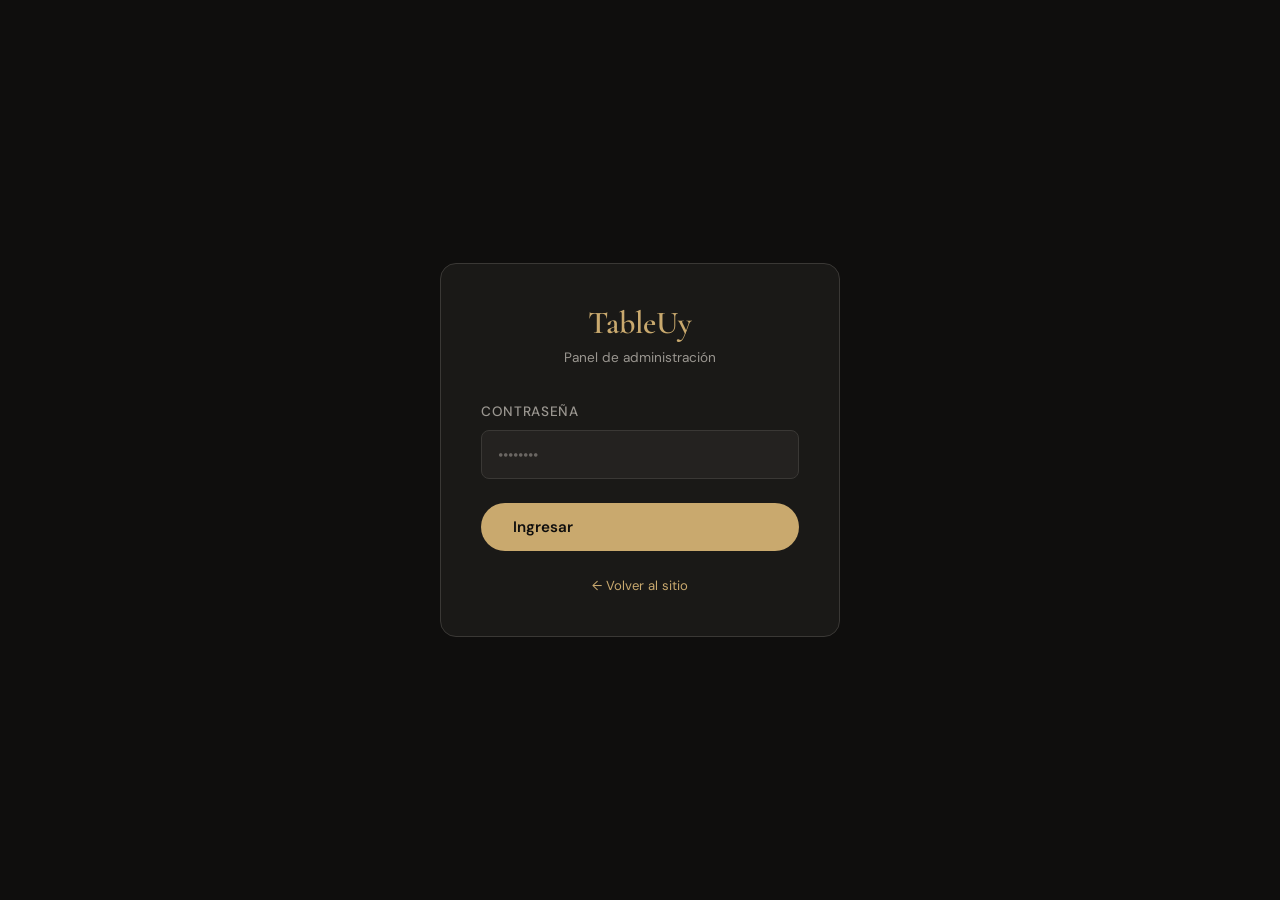
<file: admin/reservas.html>
<!DOCTYPE html>
<html lang="es">
<head>
  <meta charset="UTF-8">
  <meta name="viewport" content="width=device-width, initial-scale=1.0">
  <title>Reservas — Admin TableUy</title>
  <link rel="stylesheet" href="../assets/css/main.css">
  <link rel="stylesheet" href="../assets/css/admin.css">
</head>
<body>

<div class="admin-layout">

  <!-- SIDEBAR -->
  <aside class="admin-sidebar" id="admin-sidebar">
    <div class="sidebar-logo">TableUy <span>Panel de administración</span></div>
    <nav class="sidebar-nav">
      <div class="sidebar-section-label">Principal</div>
      <a href="index.html"><span class="nav-icon">📊</span> Dashboard</a>
      <a href="calendario.html"><span class="nav-icon">🗓</span> Calendario</a>
      <div class="sidebar-section-label">Gestión</div>
      <a href="reservas.html" class="active"><span class="nav-icon">📋</span> Todas las reservas</a>
      <a href="configuracion.html"><span class="nav-icon">⚙️</span> Configuración</a>
      <div class="sidebar-section-label">Sitio</div>
      <a href="../reservar.html" target="_blank"><span class="nav-icon">🔗</span> Ver formulario</a>
    </nav>
    <div class="sidebar-footer">
      <div class="sidebar-user">Administrador</div>
      <button class="btn btn-ghost btn-sm w-full" id="logout-btn">Cerrar sesión</button>
    </div>
  </aside>

  <!-- MAIN -->
  <main class="admin-main">
    <div class="admin-topbar">
      <div style="display:flex;align-items:center;gap:1rem">
        <button class="sidebar-toggle" onclick="toggleSidebar()">☰</button>
        <span class="topbar-title">Todas las reservas</span>
      </div>
    </div>

    <div class="admin-content">
      <div id="admin-error" class="alert alert-error hidden mb-3"></div>
      <div id="reservas-content">
        <!-- Cargado por admin.js -->
      </div>
    </div>
  </main>

</div>

<!-- MODAL: Detalle reserva -->
<div class="modal-overlay" id="modal-detalle">
  <div class="modal">
    <div class="modal-header">
      <h3>Detalle de reserva</h3>
      <button class="modal-close" onclick="closeModal('modal-detalle')">×</button>
    </div>
    <div id="modal-detalle-content"></div>
  </div>
</div>

<!-- MODAL: Nueva reserva -->
<div class="modal-overlay" id="modal-nueva-reserva">
  <div class="modal">
    <div class="modal-header">
      <h3>Nueva reserva manual</h3>
      <button class="modal-close" onclick="closeModal('modal-nueva-reserva')">×</button>
    </div>
    <form id="form-nueva-reserva">
      <div class="form-grid">
        <div class="form-group">
          <label class="form-label">Fecha *</label>
          <input type="date" name="fecha" class="form-control" required>
        </div>
        <div class="form-group">
          <label class="form-label">Hora *</label>
          <input type="time" name="hora" class="form-control" required>
        </div>
        <div class="form-group">
          <label class="form-label">Personas *</label>
          <input type="number" name="personas" class="form-control" min="1" max="20" value="2" required>
        </div>
        <div class="form-group">
          <label class="form-label">Nombre *</label>
          <input type="text" name="nombre" class="form-control" required>
        </div>
        <div class="form-group full-width">
          <label class="form-label">Email *</label>
          <input type="email" name="email" class="form-control" required>
        </div>
        <div class="form-group">
          <label class="form-label">Teléfono</label>
          <input type="tel" name="telefono" class="form-control">
        </div>
        <div class="form-group full-width">
          <label class="form-label">Notas</label>
          <textarea name="notas" class="form-control" rows="2"></textarea>
        </div>
        <div class="form-group full-width">
          <label class="form-label">Alergias</label>
          <input type="text" name="alergias" class="form-control">
        </div>
      </div>
      <div class="flex justify-between mt-3 gap-2">
        <button type="button" class="btn btn-ghost" onclick="closeModal('modal-nueva-reserva')">Cancelar</button>
        <button type="submit" class="btn btn-primary">Crear reserva</button>
      </div>
    </form>
  </div>
</div>

<script src="../assets/js/api.js"></script>
<script src="../assets/js/admin.js"></script>

</body>
</html>
</file>
<file: assets/css/main.css>
/* ============================================================
   main.css — Estilos globales
   ============================================================ */

@import url('https://fonts.googleapis.com/css2?family=Cormorant+Garamond:ital,wght@0,400;0,600;0,700;1,400&family=DM+Sans:wght@300;400;500;600&display=swap');

:root {
  --color-bg: #0f0e0d;
  --color-bg-2: #1a1917;
  --color-bg-3: #242220;
  --color-surface: #2a2825;
  --color-border: #3a3835;
  --color-accent: #c9a96e;
  --color-accent-light: #e4c896;
  --color-accent-dark: #a08040;
  --color-text: #f0ebe3;
  --color-text-muted: #9a9690;
  --color-text-dim: #6a6662;
  --color-success: #4caf74;
  --color-warning: #e6a817;
  --color-danger: #d64545;
  --color-info: #5b9bd5;
  --font-serif: 'Cormorant Garamond', Georgia, serif;
  --font-sans: 'DM Sans', system-ui, sans-serif;
  --radius: 8px;
  --radius-lg: 16px;
  --shadow: 0 4px 20px rgba(0,0,0,0.4);
  --shadow-lg: 0 8px 40px rgba(0,0,0,0.6);
  --transition: 0.25s cubic-bezier(0.4,0,0.2,1);
}

*, *::before, *::after { box-sizing: border-box; margin: 0; padding: 0; }

html { scroll-behavior: smooth; }

body {
  font-family: var(--font-sans);
  background: var(--color-bg);
  color: var(--color-text);
  line-height: 1.6;
  min-height: 100vh;
}

/* TIPOGRAFÍA */
h1, h2, h3, h4 { font-family: var(--font-serif); font-weight: 600; line-height: 1.2; }
h1 { font-size: clamp(2.2rem, 5vw, 4rem); }
h2 { font-size: clamp(1.6rem, 3vw, 2.4rem); }
h3 { font-size: clamp(1.2rem, 2vw, 1.6rem); }
p { max-width: 65ch; }

a { color: var(--color-accent); text-decoration: none; transition: color var(--transition); }
a:hover { color: var(--color-accent-light); }

/* NAVBAR */
.navbar {
  position: fixed;
  top: 0; left: 0; right: 0;
  z-index: 100;
  padding: 1rem 2rem;
  display: flex;
  align-items: center;
  justify-content: space-between;
  background: linear-gradient(to bottom, rgba(15,14,13,0.95), transparent);
  backdrop-filter: blur(8px);
  border-bottom: 1px solid rgba(201,169,110,0.1);
}

.navbar-brand {
  font-family: var(--font-serif);
  font-size: 1.6rem;
  font-weight: 700;
  color: var(--color-accent);
  letter-spacing: 0.05em;
}

.navbar-links {
  display: flex;
  align-items: center;
  gap: 2rem;
  list-style: none;
}

.navbar-links a {
  color: var(--color-text-muted);
  font-size: 0.9rem;
  font-weight: 500;
  letter-spacing: 0.05em;
  text-transform: uppercase;
  transition: color var(--transition);
}
.navbar-links a:hover { color: var(--color-accent); }

.navbar-cta {
  background: var(--color-accent);
  color: var(--color-bg) !important;
  padding: 0.5rem 1.4rem;
  border-radius: 50px;
  font-weight: 600 !important;
  transition: background var(--transition), transform var(--transition) !important;
}
.navbar-cta:hover {
  background: var(--color-accent-light) !important;
  transform: translateY(-1px);
}

/* HERO */
.hero {
  min-height: 100vh;
  display: flex;
  align-items: center;
  justify-content: center;
  text-align: center;
  padding: 6rem 2rem 4rem;
  position: relative;
  overflow: hidden;
}

.hero::before {
  content: '';
  position: absolute;
  inset: 0;
  background:
    radial-gradient(ellipse 80% 60% at 50% 40%, rgba(201,169,110,0.06) 0%, transparent 70%),
    radial-gradient(ellipse 60% 40% at 20% 80%, rgba(201,169,110,0.04) 0%, transparent 60%);
}

.hero-content { position: relative; max-width: 800px; }

.hero-eyebrow {
  display: inline-block;
  font-size: 0.8rem;
  font-weight: 600;
  letter-spacing: 0.2em;
  text-transform: uppercase;
  color: var(--color-accent);
  margin-bottom: 1.5rem;
  padding: 0.4rem 1.2rem;
  border: 1px solid rgba(201,169,110,0.3);
  border-radius: 50px;
}

.hero h1 { margin-bottom: 1.5rem; }

.hero h1 em {
  font-style: italic;
  color: var(--color-accent);
}

.hero-desc {
  font-size: 1.1rem;
  color: var(--color-text-muted);
  margin: 0 auto 2.5rem;
}

.hero-actions { display: flex; gap: 1rem; justify-content: center; flex-wrap: wrap; }

/* BOTONES */
.btn {
  display: inline-flex;
  align-items: center;
  gap: 0.5rem;
  padding: 0.85rem 2rem;
  border-radius: 50px;
  font-family: var(--font-sans);
  font-size: 0.95rem;
  font-weight: 600;
  cursor: pointer;
  border: none;
  transition: all var(--transition);
  text-decoration: none;
  white-space: nowrap;
}

.btn-primary {
  background: var(--color-accent);
  color: var(--color-bg);
}
.btn-primary:hover {
  background: var(--color-accent-light);
  transform: translateY(-2px);
  box-shadow: 0 8px 25px rgba(201,169,110,0.35);
  color: var(--color-bg);
}

.btn-outline {
  background: transparent;
  color: var(--color-text);
  border: 1px solid var(--color-border);
}
.btn-outline:hover {
  border-color: var(--color-accent);
  color: var(--color-accent);
  transform: translateY(-2px);
}

.btn-ghost {
  background: transparent;
  color: var(--color-text-muted);
}
.btn-ghost:hover { color: var(--color-accent); background: rgba(201,169,110,0.08); }

.btn-danger {
  background: var(--color-danger);
  color: #fff;
}
.btn-danger:hover { background: #c03535; transform: translateY(-1px); }

.btn-sm { padding: 0.5rem 1.2rem; font-size: 0.85rem; }
.btn-lg { padding: 1rem 2.5rem; font-size: 1.05rem; }
.btn:disabled { opacity: 0.5; cursor: not-allowed; transform: none !important; }

/* SECCIONES */
.section { padding: 5rem 2rem; }
.container { max-width: 1200px; margin: 0 auto; }
.section-header { text-align: center; margin-bottom: 3.5rem; }
.section-header p { color: var(--color-text-muted); margin: 1rem auto 0; font-size: 1.05rem; }

/* DIVIDER */
.divider {
  width: 60px;
  height: 2px;
  background: var(--color-accent);
  margin: 1rem auto;
}

/* CARDS */
.card {
  background: var(--color-bg-2);
  border: 1px solid var(--color-border);
  border-radius: var(--radius-lg);
  padding: 2rem;
  transition: border-color var(--transition), transform var(--transition);
}
.card:hover { border-color: rgba(201,169,110,0.3); }

/* GRID */
.grid { display: grid; gap: 1.5rem; }
.grid-2 { grid-template-columns: repeat(auto-fit, minmax(280px, 1fr)); }
.grid-3 { grid-template-columns: repeat(auto-fit, minmax(250px, 1fr)); }

/* FORMS */
.form-group { display: flex; flex-direction: column; gap: 0.5rem; }
.form-label { font-size: 0.85rem; font-weight: 500; color: var(--color-text-muted); letter-spacing: 0.05em; text-transform: uppercase; }

.form-control {
  background: var(--color-bg-3);
  border: 1px solid var(--color-border);
  border-radius: var(--radius);
  padding: 0.85rem 1rem;
  color: var(--color-text);
  font-family: var(--font-sans);
  font-size: 0.95rem;
  transition: border-color var(--transition), box-shadow var(--transition);
  width: 100%;
}
.form-control:focus {
  outline: none;
  border-color: var(--color-accent);
  box-shadow: 0 0 0 3px rgba(201,169,110,0.15);
}
.form-control::placeholder { color: var(--color-text-dim); }

select.form-control {
  appearance: none;
  background-image: url("data:image/svg+xml,%3Csvg xmlns='http://www.w3.org/2000/svg' width='12' height='12' viewBox='0 0 12 12'%3E%3Cpath fill='%239a9690' d='M6 8L1 3h10z'/%3E%3C/svg%3E");
  background-repeat: no-repeat;
  background-position: right 1rem center;
  padding-right: 2.5rem;
}

textarea.form-control { min-height: 100px; resize: vertical; }

/* BADGES */
.badge {
  display: inline-flex;
  align-items: center;
  padding: 0.25rem 0.75rem;
  border-radius: 50px;
  font-size: 0.75rem;
  font-weight: 600;
  text-transform: uppercase;
  letter-spacing: 0.05em;
}
.badge-warning { background: rgba(230,168,23,0.15); color: var(--color-warning); }
.badge-success { background: rgba(76,175,116,0.15); color: var(--color-success); }
.badge-danger { background: rgba(214,69,69,0.15); color: var(--color-danger); }
.badge-info { background: rgba(91,155,213,0.15); color: var(--color-info); }
.badge-secondary { background: rgba(154,150,144,0.15); color: var(--color-text-muted); }

/* ALERTS */
.alert {
  padding: 1rem 1.25rem;
  border-radius: var(--radius);
  font-size: 0.9rem;
  border: 1px solid transparent;
}
.alert-success { background: rgba(76,175,116,0.1); border-color: rgba(76,175,116,0.3); color: var(--color-success); }
.alert-error { background: rgba(214,69,69,0.1); border-color: rgba(214,69,69,0.3); color: var(--color-danger); }
.alert-warning { background: rgba(230,168,23,0.1); border-color: rgba(230,168,23,0.3); color: var(--color-warning); }
.alert-info { background: rgba(91,155,213,0.1); border-color: rgba(91,155,213,0.3); color: var(--color-info); }

/* SKELETON LOADERS */
@keyframes skeleton-shimmer {
  0% { background-position: -200% center; }
  100% { background-position: 200% center; }
}

.skeleton {
  background: linear-gradient(90deg,
    var(--color-bg-3) 25%,
    var(--color-surface) 50%,
    var(--color-bg-3) 75%);
  background-size: 200% 100%;
  animation: skeleton-shimmer 1.5s infinite;
  border-radius: var(--radius);
}
.skeleton-text { height: 1em; margin-bottom: 0.5rem; }
.skeleton-text:last-child { width: 60%; }
.skeleton-rect { height: 120px; }

/* MODAL */
.modal-overlay {
  position: fixed;
  inset: 0;
  background: rgba(0,0,0,0.7);
  backdrop-filter: blur(4px);
  z-index: 200;
  display: flex;
  align-items: center;
  justify-content: center;
  padding: 1rem;
  opacity: 0;
  visibility: hidden;
  transition: opacity var(--transition), visibility var(--transition);
}
.modal-overlay.active { opacity: 1; visibility: visible; }

.modal {
  background: var(--color-bg-2);
  border: 1px solid var(--color-border);
  border-radius: var(--radius-lg);
  padding: 2rem;
  max-width: 560px;
  width: 100%;
  max-height: 90vh;
  overflow-y: auto;
  transform: translateY(20px);
  transition: transform var(--transition);
}
.modal-overlay.active .modal { transform: translateY(0); }

.modal-header {
  display: flex;
  align-items: center;
  justify-content: space-between;
  margin-bottom: 1.5rem;
}

.modal-close {
  background: none;
  border: none;
  color: var(--color-text-muted);
  cursor: pointer;
  font-size: 1.5rem;
  line-height: 1;
  padding: 0.25rem;
  transition: color var(--transition);
}
.modal-close:hover { color: var(--color-text); }

/* FOOTER */
footer {
  background: var(--color-bg-2);
  border-top: 1px solid var(--color-border);
  padding: 3rem 2rem;
  text-align: center;
}

footer .footer-brand {
  font-family: var(--font-serif);
  font-size: 1.8rem;
  color: var(--color-accent);
  margin-bottom: 1rem;
}

footer p { color: var(--color-text-muted); font-size: 0.9rem; }

footer .footer-links {
  display: flex;
  justify-content: center;
  gap: 2rem;
  margin: 1.5rem 0;
  flex-wrap: wrap;
}

footer .footer-links a { color: var(--color-text-muted); font-size: 0.85rem; }
footer .footer-links a:hover { color: var(--color-accent); }

/* SPINNER */
.spinner {
  width: 24px;
  height: 24px;
  border: 2px solid rgba(201,169,110,0.3);
  border-top-color: var(--color-accent);
  border-radius: 50%;
  animation: spin 0.8s linear infinite;
  display: inline-block;
}
@keyframes spin { to { transform: rotate(360deg); } }

/* SEPARADOR DECORATIVO */
.ornament {
  display: flex;
  align-items: center;
  gap: 1rem;
  color: var(--color-accent);
  justify-content: center;
  margin: 2rem 0;
}
.ornament::before, .ornament::after {
  content: '';
  flex: 1;
  height: 1px;
  background: linear-gradient(to right, transparent, var(--color-accent));
}
.ornament::before { background: linear-gradient(to left, transparent, var(--color-accent)); }

/* FEATURES SECTION */
.features-grid { display: grid; grid-template-columns: repeat(auto-fit, minmax(240px, 1fr)); gap: 2rem; }

.feature-card {
  padding: 2rem;
  background: var(--color-bg-2);
  border: 1px solid var(--color-border);
  border-radius: var(--radius-lg);
  text-align: center;
  transition: all var(--transition);
}
.feature-card:hover {
  border-color: rgba(201,169,110,0.3);
  transform: translateY(-4px);
}

.feature-icon {
  font-size: 2.5rem;
  margin-bottom: 1rem;
  display: block;
}

.feature-card h3 {
  font-size: 1.15rem;
  margin-bottom: 0.75rem;
  color: var(--color-accent);
}

.feature-card p { font-size: 0.9rem; color: var(--color-text-muted); margin: 0; }

/* UTILITY */
.text-accent { color: var(--color-accent); }
.text-muted { color: var(--color-text-muted); }
.text-center { text-align: center; }
.mt-1 { margin-top: 0.5rem; }
.mt-2 { margin-top: 1rem; }
.mt-3 { margin-top: 1.5rem; }
.mt-4 { margin-top: 2rem; }
.mb-1 { margin-bottom: 0.5rem; }
.mb-2 { margin-bottom: 1rem; }
.mb-3 { margin-bottom: 1.5rem; }
.mb-4 { margin-bottom: 2rem; }
.gap-1 { gap: 0.5rem; }
.gap-2 { gap: 1rem; }
.flex { display: flex; }
.flex-wrap { flex-wrap: wrap; }
.items-center { align-items: center; }
.justify-between { justify-content: space-between; }
.w-full { width: 100%; }
.hidden { display: none !important; }

/* HAMBURGER MENU */
.navbar-toggle {
  display: none;
  flex-direction: column;
  gap: 5px;
  background: none;
  border: none;
  cursor: pointer;
  padding: 0.25rem;
}
.navbar-toggle span {
  display: block;
  width: 24px;
  height: 2px;
  background: var(--color-text);
  border-radius: 2px;
  transition: all var(--transition);
}

/* RESPONSIVE */
@media (max-width: 768px) {
  .navbar-links {
    position: fixed;
    top: 0; right: 0;
    height: 100vh;
    width: 260px;
    flex-direction: column;
    background: var(--color-bg-2);
    border-left: 1px solid var(--color-border);
    padding: 5rem 2rem 2rem;
    transform: translateX(100%);
    transition: transform var(--transition);
    z-index: 99;
  }
  .navbar-links.open { transform: translateX(0); }
  .navbar-toggle { display: flex; z-index: 101; }
  .section { padding: 3rem 1.25rem; }
  .hero { padding: 5rem 1.25rem 3rem; }
  .modal { padding: 1.5rem; }
}
</file>
<file: assets/css/admin.css>
/* ============================================================
   admin.css — Panel de administración
   ============================================================ */

.admin-layout {
  display: flex;
  min-height: 100vh;
}

/* SIDEBAR */
.admin-sidebar {
  width: 240px;
  background: var(--color-bg-2);
  border-right: 1px solid var(--color-border);
  display: flex;
  flex-direction: column;
  position: fixed;
  top: 0;
  left: 0;
  bottom: 0;
  z-index: 50;
  transition: transform var(--transition);
}

.sidebar-logo {
  padding: 1.5rem;
  border-bottom: 1px solid var(--color-border);
  font-family: var(--font-serif);
  font-size: 1.3rem;
  color: var(--color-accent);
}

.sidebar-logo span {
  display: block;
  font-family: var(--font-sans);
  font-size: 0.7rem;
  color: var(--color-text-dim);
  font-weight: 400;
  letter-spacing: 0.1em;
  text-transform: uppercase;
  margin-top: 0.15rem;
}

.sidebar-nav { flex: 1; padding: 1rem 0; overflow-y: auto; }

.sidebar-section-label {
  padding: 1.2rem 1.25rem 0.4rem;
  font-size: 0.65rem;
  font-weight: 600;
  letter-spacing: 0.15em;
  text-transform: uppercase;
  color: var(--color-text-dim);
}

.sidebar-nav a {
  display: flex;
  align-items: center;
  gap: 0.75rem;
  padding: 0.75rem 1.25rem;
  color: var(--color-text-muted);
  font-size: 0.9rem;
  font-weight: 500;
  transition: all var(--transition);
  border-left: 3px solid transparent;
  margin: 0.1rem 0;
}

.sidebar-nav a:hover {
  color: var(--color-text);
  background: rgba(201,169,110,0.06);
}

.sidebar-nav a.active {
  color: var(--color-accent);
  border-left-color: var(--color-accent);
  background: rgba(201,169,110,0.08);
}

.sidebar-nav .nav-icon { font-size: 1.1rem; width: 20px; text-align: center; }

.sidebar-footer {
  padding: 1rem 1.25rem;
  border-top: 1px solid var(--color-border);
}

.sidebar-user {
  font-size: 0.8rem;
  color: var(--color-text-muted);
  margin-bottom: 0.75rem;
}

/* MAIN CONTENT */
.admin-main {
  flex: 1;
  margin-left: 240px;
  min-height: 100vh;
  display: flex;
  flex-direction: column;
}

.admin-topbar {
  padding: 1rem 2rem;
  background: var(--color-bg-2);
  border-bottom: 1px solid var(--color-border);
  display: flex;
  align-items: center;
  justify-content: space-between;
  position: sticky;
  top: 0;
  z-index: 40;
}

.topbar-title {
  font-family: var(--font-serif);
  font-size: 1.4rem;
  font-weight: 600;
}

.admin-content { padding: 2rem; flex: 1; }

/* LOGIN PAGE */
.admin-login-wrap {
  min-height: 100vh;
  display: flex;
  align-items: center;
  justify-content: center;
  padding: 2rem;
}

.admin-login-card {
  background: var(--color-bg-2);
  border: 1px solid var(--color-border);
  border-radius: var(--radius-lg);
  padding: 2.5rem;
  width: 100%;
  max-width: 400px;
}

.admin-login-logo {
  text-align: center;
  margin-bottom: 2rem;
}

.admin-login-logo h1 {
  font-size: 2rem;
  color: var(--color-accent);
}

.admin-login-logo p {
  font-size: 0.85rem;
  color: var(--color-text-muted);
  margin: 0.25rem auto 0;
}

/* METRIC CARDS */
.metrics-grid {
  display: grid;
  grid-template-columns: repeat(auto-fit, minmax(220px, 1fr));
  gap: 1.5rem;
  margin-bottom: 2rem;
}

.metric-card {
  background: var(--color-bg-2);
  border: 1px solid var(--color-border);
  border-radius: var(--radius-lg);
  padding: 1.5rem;
  transition: border-color var(--transition);
}
.metric-card:hover { border-color: rgba(201,169,110,0.3); }

.metric-label {
  font-size: 0.75rem;
  font-weight: 600;
  letter-spacing: 0.1em;
  text-transform: uppercase;
  color: var(--color-text-dim);
  margin-bottom: 0.5rem;
}

.metric-value {
  font-family: var(--font-serif);
  font-size: 2.5rem;
  font-weight: 700;
  color: var(--color-accent);
  line-height: 1;
  margin-bottom: 0.5rem;
}

.metric-sub { font-size: 0.8rem; color: var(--color-text-muted); }

/* PROGRESS BAR */
.progress-bar-wrap {
  background: var(--color-border);
  border-radius: 50px;
  height: 8px;
  overflow: hidden;
  margin-top: 0.75rem;
}

.progress-bar-fill {
  height: 100%;
  background: linear-gradient(90deg, var(--color-accent-dark), var(--color-accent));
  border-radius: 50px;
  transition: width 0.8s ease;
}

/* RESERVAS TABLE */
.table-wrapper {
  background: var(--color-bg-2);
  border: 1px solid var(--color-border);
  border-radius: var(--radius-lg);
  overflow: hidden;
}

.table-toolbar {
  padding: 1rem 1.5rem;
  border-bottom: 1px solid var(--color-border);
  display: flex;
  align-items: center;
  gap: 1rem;
  flex-wrap: wrap;
}

.search-input-wrap {
  position: relative;
  flex: 1;
  min-width: 200px;
}

.search-input-wrap .search-icon {
  position: absolute;
  left: 0.75rem;
  top: 50%;
  transform: translateY(-50%);
  color: var(--color-text-dim);
  font-size: 0.9rem;
}

.search-input-wrap input {
  padding-left: 2.25rem;
}

.table-scroll { overflow-x: auto; }

table {
  width: 100%;
  border-collapse: collapse;
  font-size: 0.875rem;
}

th {
  text-align: left;
  padding: 0.75rem 1rem;
  font-size: 0.72rem;
  font-weight: 600;
  letter-spacing: 0.08em;
  text-transform: uppercase;
  color: var(--color-text-dim);
  background: var(--color-bg-3);
  white-space: nowrap;
}

td {
  padding: 0.85rem 1rem;
  border-bottom: 1px solid var(--color-border);
  color: var(--color-text);
  vertical-align: middle;
}

tr:last-child td { border-bottom: none; }

tr:hover td { background: rgba(201,169,110,0.03); }

.table-actions { display: flex; gap: 0.4rem; }

.action-btn {
  background: none;
  border: 1px solid var(--color-border);
  border-radius: var(--radius);
  padding: 0.3rem 0.6rem;
  font-size: 0.75rem;
  cursor: pointer;
  color: var(--color-text-muted);
  transition: all var(--transition);
}
.action-btn:hover { border-color: var(--color-accent); color: var(--color-accent); }
.action-btn.confirm:hover { border-color: var(--color-success); color: var(--color-success); }
.action-btn.cancel:hover { border-color: var(--color-danger); color: var(--color-danger); }

/* CALENDARIO ADMIN */
.cal-admin-header {
  display: flex;
  align-items: center;
  justify-content: space-between;
  margin-bottom: 1.5rem;
}

.cal-admin-grid {
  display: grid;
  grid-template-columns: repeat(7, 1fr);
  gap: 0.5rem;
}

.cal-admin-day-name {
  text-align: center;
  font-size: 0.72rem;
  font-weight: 600;
  letter-spacing: 0.08em;
  text-transform: uppercase;
  color: var(--color-text-dim);
  padding: 0.5rem;
}

.cal-admin-cell {
  background: var(--color-bg-2);
  border: 1px solid var(--color-border);
  border-radius: var(--radius);
  padding: 0.5rem;
  min-height: 80px;
  cursor: pointer;
  transition: all var(--transition);
}
.cal-admin-cell:hover { border-color: rgba(201,169,110,0.4); }
.cal-admin-cell.empty { background: transparent; border-color: transparent; cursor: default; }
.cal-admin-cell.today { border-color: rgba(201,169,110,0.5); }

.cell-date {
  font-size: 0.8rem;
  font-weight: 600;
  margin-bottom: 0.4rem;
  color: var(--color-text-muted);
}

.cell-ocupacion {
  height: 4px;
  border-radius: 2px;
  margin-bottom: 0.4rem;
  transition: width var(--transition);
}

.cell-count {
  font-size: 0.72rem;
  color: var(--color-text-dim);
}

/* TIMELINE DIARIA */
.timeline-wrap {
  background: var(--color-bg-2);
  border: 1px solid var(--color-border);
  border-radius: var(--radius-lg);
  padding: 1.5rem;
}

.timeline-hora {
  display: flex;
  align-items: flex-start;
  gap: 1rem;
  padding: 0.75rem 0;
  border-bottom: 1px solid var(--color-border);
}
.timeline-hora:last-child { border-bottom: none; }

.timeline-hora-label {
  font-size: 0.85rem;
  font-weight: 600;
  color: var(--color-accent);
  min-width: 50px;
}

.timeline-reservas { display: flex; flex-wrap: wrap; gap: 0.5rem; flex: 1; }

.timeline-pill {
  background: rgba(201,169,110,0.1);
  border: 1px solid rgba(201,169,110,0.25);
  border-radius: 50px;
  padding: 0.3rem 0.8rem;
  font-size: 0.78rem;
  cursor: pointer;
  transition: all var(--transition);
}
.timeline-pill:hover { background: rgba(201,169,110,0.2); }
.timeline-pill.cancelada { opacity: 0.4; text-decoration: line-through; }
.timeline-pill.confirmada { border-color: rgba(76,175,116,0.4); background: rgba(76,175,116,0.08); }

/* MESAS GRID */
.mesas-grid {
  display: grid;
  grid-template-columns: repeat(auto-fill, minmax(220px, 1fr));
  gap: 1rem;
}

.mesa-card {
  background: var(--color-bg-2);
  border: 1px solid var(--color-border);
  border-radius: var(--radius-lg);
  padding: 1.25rem;
  transition: all var(--transition);
}
.mesa-card.inactive { opacity: 0.5; }
.mesa-card:hover { border-color: rgba(201,169,110,0.3); }

.mesa-numero {
  font-family: var(--font-serif);
  font-size: 2rem;
  color: var(--color-accent);
  font-weight: 700;
  line-height: 1;
  margin-bottom: 0.25rem;
}

.mesa-capacidad { font-size: 0.85rem; color: var(--color-text-muted); margin-bottom: 0.5rem; }
.mesa-desc { font-size: 0.8rem; color: var(--color-text-dim); margin-bottom: 1rem; }

.mesa-actions { display: flex; gap: 0.5rem; }

/* SIDEBAR MOBILE */
.sidebar-toggle {
  display: none;
  background: none;
  border: 1px solid var(--color-border);
  color: var(--color-text);
  padding: 0.4rem 0.6rem;
  border-radius: var(--radius);
  cursor: pointer;
  font-size: 1rem;
}

@media (max-width: 900px) {
  .admin-sidebar {
    transform: translateX(-100%);
  }
  .admin-sidebar.open {
    transform: translateX(0);
  }
  .admin-main { margin-left: 0; }
  .sidebar-toggle { display: block; }
  .admin-content { padding: 1.25rem; }
  .cal-admin-cell { min-height: 55px; }
}

@media (max-width: 600px) {
  .metrics-grid { grid-template-columns: 1fr 1fr; }
  .table-toolbar { flex-direction: column; align-items: stretch; }
  .cal-admin-grid { gap: 0.25rem; }
}
</file>
<file: assets/css/reserva.css>
/* ============================================================
   reserva.css — Wizard de reserva
   ============================================================ */

.reserva-page {
  min-height: 100vh;
  padding: 5rem 1.5rem 3rem;
  display: flex;
  flex-direction: column;
  align-items: center;
}

/* PROGRESS BAR */
.wizard-progress {
  width: 100%;
  max-width: 640px;
  margin-bottom: 3rem;
}

.wizard-steps {
  display: flex;
  align-items: center;
  position: relative;
}

.wizard-steps::before {
  content: '';
  position: absolute;
  top: 20px;
  left: 0;
  right: 0;
  height: 2px;
  background: var(--color-border);
  z-index: 0;
}

.wizard-step {
  display: flex;
  flex-direction: column;
  align-items: center;
  flex: 1;
  position: relative;
  z-index: 1;
}

.step-circle {
  width: 40px;
  height: 40px;
  border-radius: 50%;
  border: 2px solid var(--color-border);
  background: var(--color-bg);
  display: flex;
  align-items: center;
  justify-content: center;
  font-size: 0.85rem;
  font-weight: 600;
  color: var(--color-text-dim);
  transition: all 0.4s ease;
  margin-bottom: 0.5rem;
}

.wizard-step.active .step-circle {
  border-color: var(--color-accent);
  background: var(--color-accent);
  color: var(--color-bg);
  box-shadow: 0 0 0 4px rgba(201,169,110,0.2);
}

.wizard-step.completed .step-circle {
  border-color: var(--color-success);
  background: var(--color-success);
  color: #fff;
}

.step-label {
  font-size: 0.75rem;
  font-weight: 500;
  color: var(--color-text-dim);
  text-align: center;
  transition: color 0.3s;
  letter-spacing: 0.03em;
}

.wizard-step.active .step-label { color: var(--color-accent); }
.wizard-step.completed .step-label { color: var(--color-success); }

.progress-line {
  height: 2px;
  flex: 1;
  background: var(--color-border);
  transition: background 0.4s ease;
  position: relative;
  z-index: 0;
  margin-top: -20px;
  margin-bottom: 20px;
}
.progress-line.completed { background: var(--color-success); }

/* WIZARD CONTAINER */
.wizard-container {
  width: 100%;
  max-width: 640px;
  position: relative;
  overflow: hidden;
}

.wizard-panel {
  display: none;
  opacity: 0;
  transform: translateX(30px);
  transition: opacity 0.35s ease, transform 0.35s ease;
}

.wizard-panel.active {
  display: block;
  opacity: 1;
  transform: translateX(0);
}

.wizard-panel.exit-left {
  display: block;
  opacity: 0;
  transform: translateX(-30px);
}

.panel-title {
  font-family: var(--font-serif);
  font-size: 1.8rem;
  margin-bottom: 0.5rem;
  color: var(--color-text);
}

.panel-subtitle {
  color: var(--color-text-muted);
  font-size: 0.9rem;
  margin-bottom: 2rem;
}

/* CALENDARIO */
.calendar-wrapper {
  background: var(--color-bg-2);
  border: 1px solid var(--color-border);
  border-radius: var(--radius-lg);
  padding: 1.5rem;
}

.calendar-header {
  display: flex;
  align-items: center;
  justify-content: space-between;
  margin-bottom: 1.5rem;
}

.cal-nav {
  background: none;
  border: 1px solid var(--color-border);
  color: var(--color-text);
  width: 36px;
  height: 36px;
  border-radius: 50%;
  cursor: pointer;
  display: flex;
  align-items: center;
  justify-content: center;
  transition: all var(--transition);
  font-size: 1rem;
}
.cal-nav:hover { border-color: var(--color-accent); color: var(--color-accent); }

.cal-month-title {
  font-family: var(--font-serif);
  font-size: 1.2rem;
  font-weight: 600;
  text-transform: capitalize;
}

.calendar-grid {
  display: grid;
  grid-template-columns: repeat(7, 1fr);
  gap: 0.25rem;
}

.cal-day-name {
  text-align: center;
  font-size: 0.7rem;
  font-weight: 600;
  letter-spacing: 0.08em;
  text-transform: uppercase;
  color: var(--color-text-dim);
  padding: 0.5rem 0;
}

.cal-day {
  aspect-ratio: 1;
  display: flex;
  align-items: center;
  justify-content: center;
  border-radius: var(--radius);
  font-size: 0.85rem;
  cursor: pointer;
  border: 1px solid transparent;
  transition: all var(--transition);
  font-weight: 500;
}

.cal-day:empty { cursor: default; }
.cal-day.past { color: var(--color-text-dim); cursor: not-allowed; }
.cal-day.closed { color: var(--color-text-dim); cursor: not-allowed; text-decoration: line-through; }
.cal-day.blocked { background: rgba(214,69,69,0.08); color: var(--color-danger); cursor: not-allowed; opacity: 0.6; }

.cal-day.available {
  color: var(--color-text);
}
.cal-day.available:hover {
  background: rgba(201,169,110,0.15);
  border-color: rgba(201,169,110,0.4);
  color: var(--color-accent);
}

.cal-day.selected {
  background: var(--color-accent);
  color: var(--color-bg);
  border-color: var(--color-accent);
  font-weight: 600;
}

.cal-day.today { border-color: rgba(201,169,110,0.4); }

/* SLOTS DE HORARIO */
.slots-header {
  display: flex;
  align-items: center;
  justify-content: space-between;
  margin-bottom: 1.5rem;
}

.selected-date-display {
  font-family: var(--font-serif);
  font-size: 1.1rem;
  color: var(--color-accent);
}

.slots-grid {
  display: grid;
  grid-template-columns: repeat(auto-fill, minmax(100px, 1fr));
  gap: 0.75rem;
  margin-bottom: 2rem;
}

.slot-btn {
  padding: 0.85rem 0.5rem;
  border-radius: var(--radius);
  border: 1px solid var(--color-border);
  background: var(--color-bg-3);
  color: var(--color-text);
  font-family: var(--font-sans);
  font-size: 0.9rem;
  font-weight: 600;
  cursor: pointer;
  transition: all var(--transition);
  text-align: center;
}
.slot-btn:hover:not(:disabled) {
  border-color: var(--color-accent);
  color: var(--color-accent);
  background: rgba(201,169,110,0.08);
}
.slot-btn.selected {
  background: var(--color-accent);
  border-color: var(--color-accent);
  color: var(--color-bg);
}
.slot-btn:disabled {
  opacity: 0.4;
  cursor: not-allowed;
  text-decoration: line-through;
}

.personas-selector {
  display: flex;
  align-items: center;
  gap: 1rem;
  margin-bottom: 2rem;
}

.personas-btn {
  width: 40px;
  height: 40px;
  border-radius: 50%;
  border: 1px solid var(--color-border);
  background: var(--color-bg-3);
  color: var(--color-text);
  font-size: 1.2rem;
  cursor: pointer;
  display: flex;
  align-items: center;
  justify-content: center;
  transition: all var(--transition);
}
.personas-btn:hover { border-color: var(--color-accent); color: var(--color-accent); }

.personas-count {
  font-family: var(--font-serif);
  font-size: 2rem;
  font-weight: 600;
  min-width: 2ch;
  text-align: center;
}

.personas-label { color: var(--color-text-muted); font-size: 0.9rem; }

/* PASO 3 - DATOS PERSONALES */
.form-grid {
  display: grid;
  grid-template-columns: 1fr 1fr;
  gap: 1rem;
}

.form-grid .full-width { grid-column: 1 / -1; }

/* PASO 4 - CONFIRMACIÓN */
.confirmation-card {
  background: var(--color-bg-2);
  border: 1px solid rgba(201,169,110,0.3);
  border-radius: var(--radius-lg);
  padding: 2rem;
  margin-bottom: 1.5rem;
}

.confirmation-header {
  text-align: center;
  padding-bottom: 1.5rem;
  border-bottom: 1px solid var(--color-border);
  margin-bottom: 1.5rem;
}

.check-icon {
  width: 64px;
  height: 64px;
  background: rgba(76,175,116,0.15);
  border-radius: 50%;
  display: flex;
  align-items: center;
  justify-content: center;
  font-size: 2rem;
  margin: 0 auto 1rem;
}

.reserva-code {
  display: inline-block;
  font-family: 'Courier New', monospace;
  font-size: 1.8rem;
  font-weight: 700;
  letter-spacing: 0.15em;
  color: var(--color-accent);
  background: rgba(201,169,110,0.1);
  border: 1px solid rgba(201,169,110,0.3);
  border-radius: var(--radius);
  padding: 0.5rem 1.5rem;
  margin: 1rem 0;
}

.detail-list { list-style: none; }
.detail-list li {
  display: flex;
  align-items: baseline;
  justify-content: space-between;
  padding: 0.6rem 0;
  border-bottom: 1px solid var(--color-border);
  font-size: 0.9rem;
}
.detail-list li:last-child { border-bottom: none; }
.detail-list .label { color: var(--color-text-muted); }
.detail-list .value { font-weight: 600; text-align: right; }

/* WIZARD NAVIGATION */
.wizard-nav {
  display: flex;
  justify-content: space-between;
  align-items: center;
  margin-top: 2rem;
  gap: 1rem;
}

.wizard-nav.first { justify-content: flex-end; }

/* LOADING STATE */
.loading-overlay {
  position: fixed;
  inset: 0;
  background: rgba(15,14,13,0.85);
  backdrop-filter: blur(4px);
  z-index: 300;
  display: flex;
  flex-direction: column;
  align-items: center;
  justify-content: center;
  gap: 1rem;
  opacity: 0;
  visibility: hidden;
  transition: opacity var(--transition), visibility var(--transition);
}
.loading-overlay.active { opacity: 1; visibility: visible; }
.loading-overlay .spinner { width: 48px; height: 48px; border-width: 3px; }
.loading-overlay p { color: var(--color-text-muted); font-size: 0.9rem; }

@media (max-width: 540px) {
  .form-grid { grid-template-columns: 1fr; }
  .slots-grid { grid-template-columns: repeat(3, 1fr); }
  .panel-title { font-size: 1.5rem; }
}
</file>
